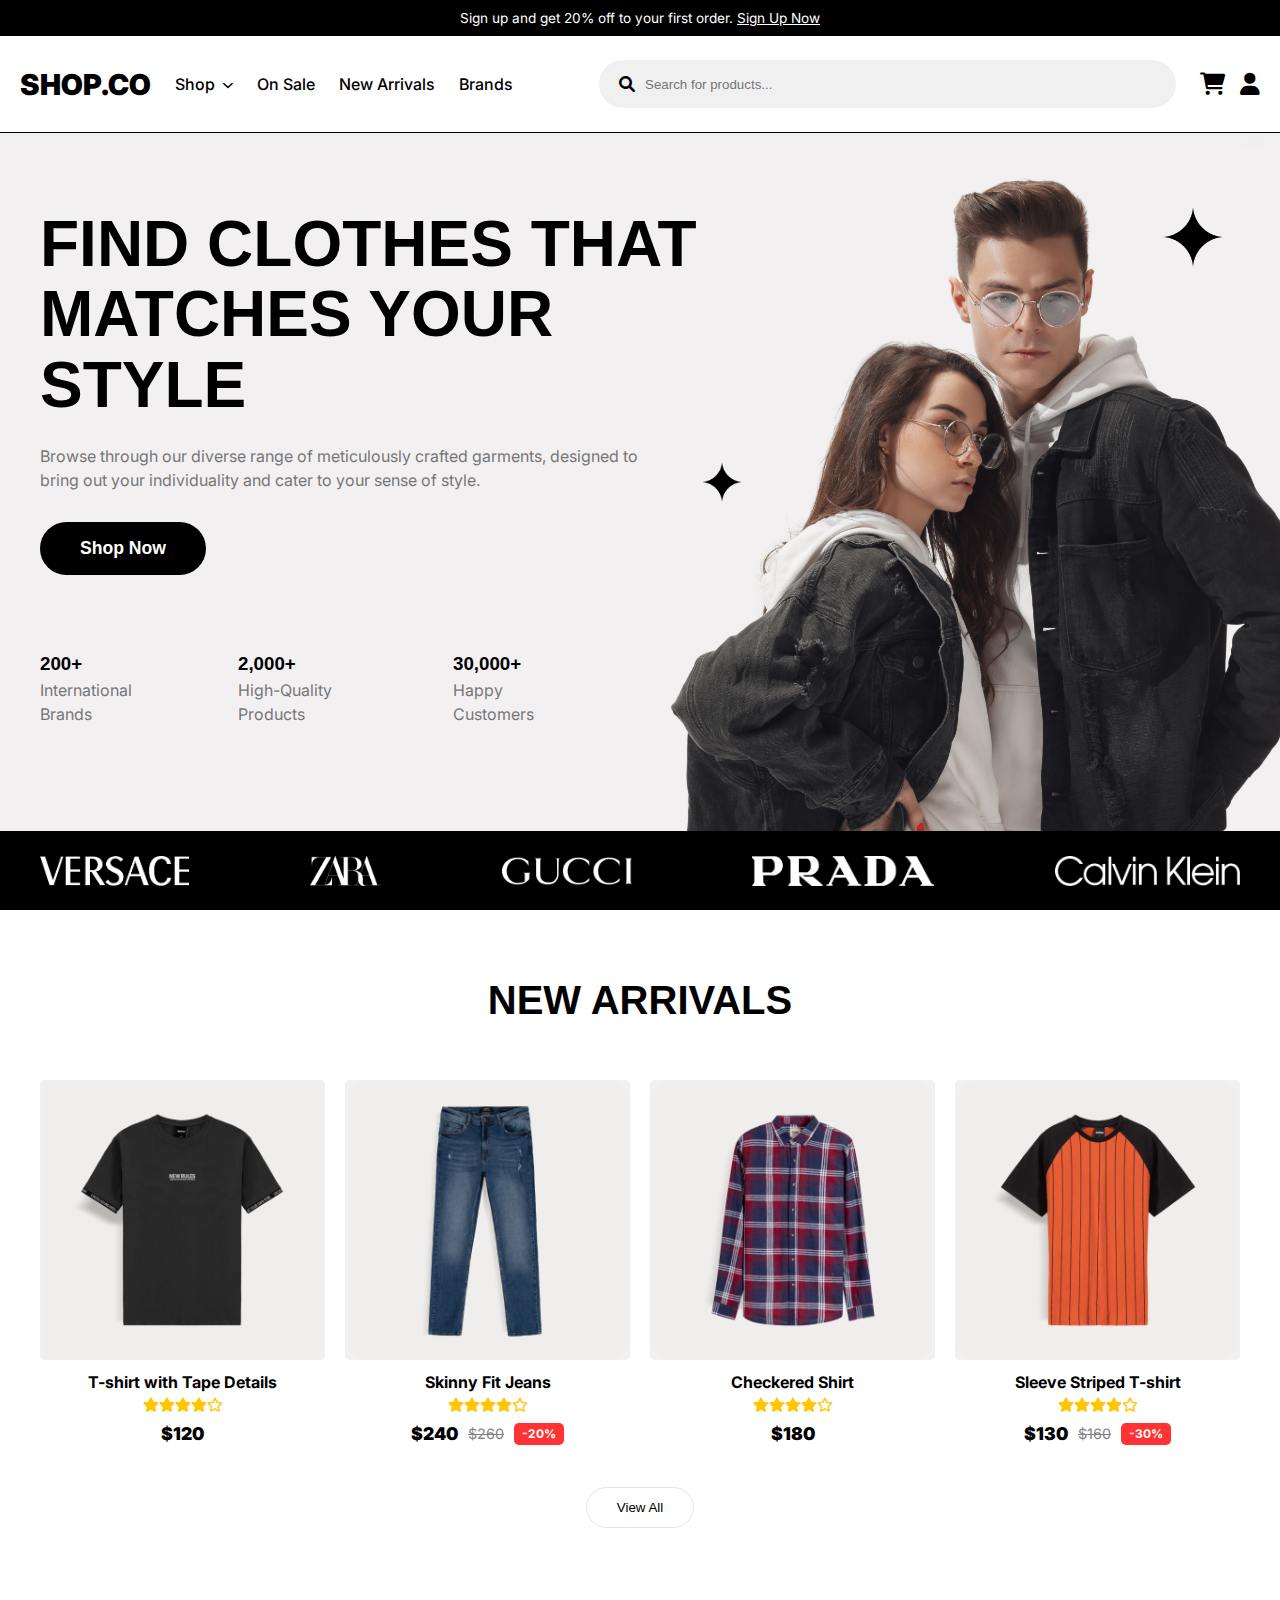
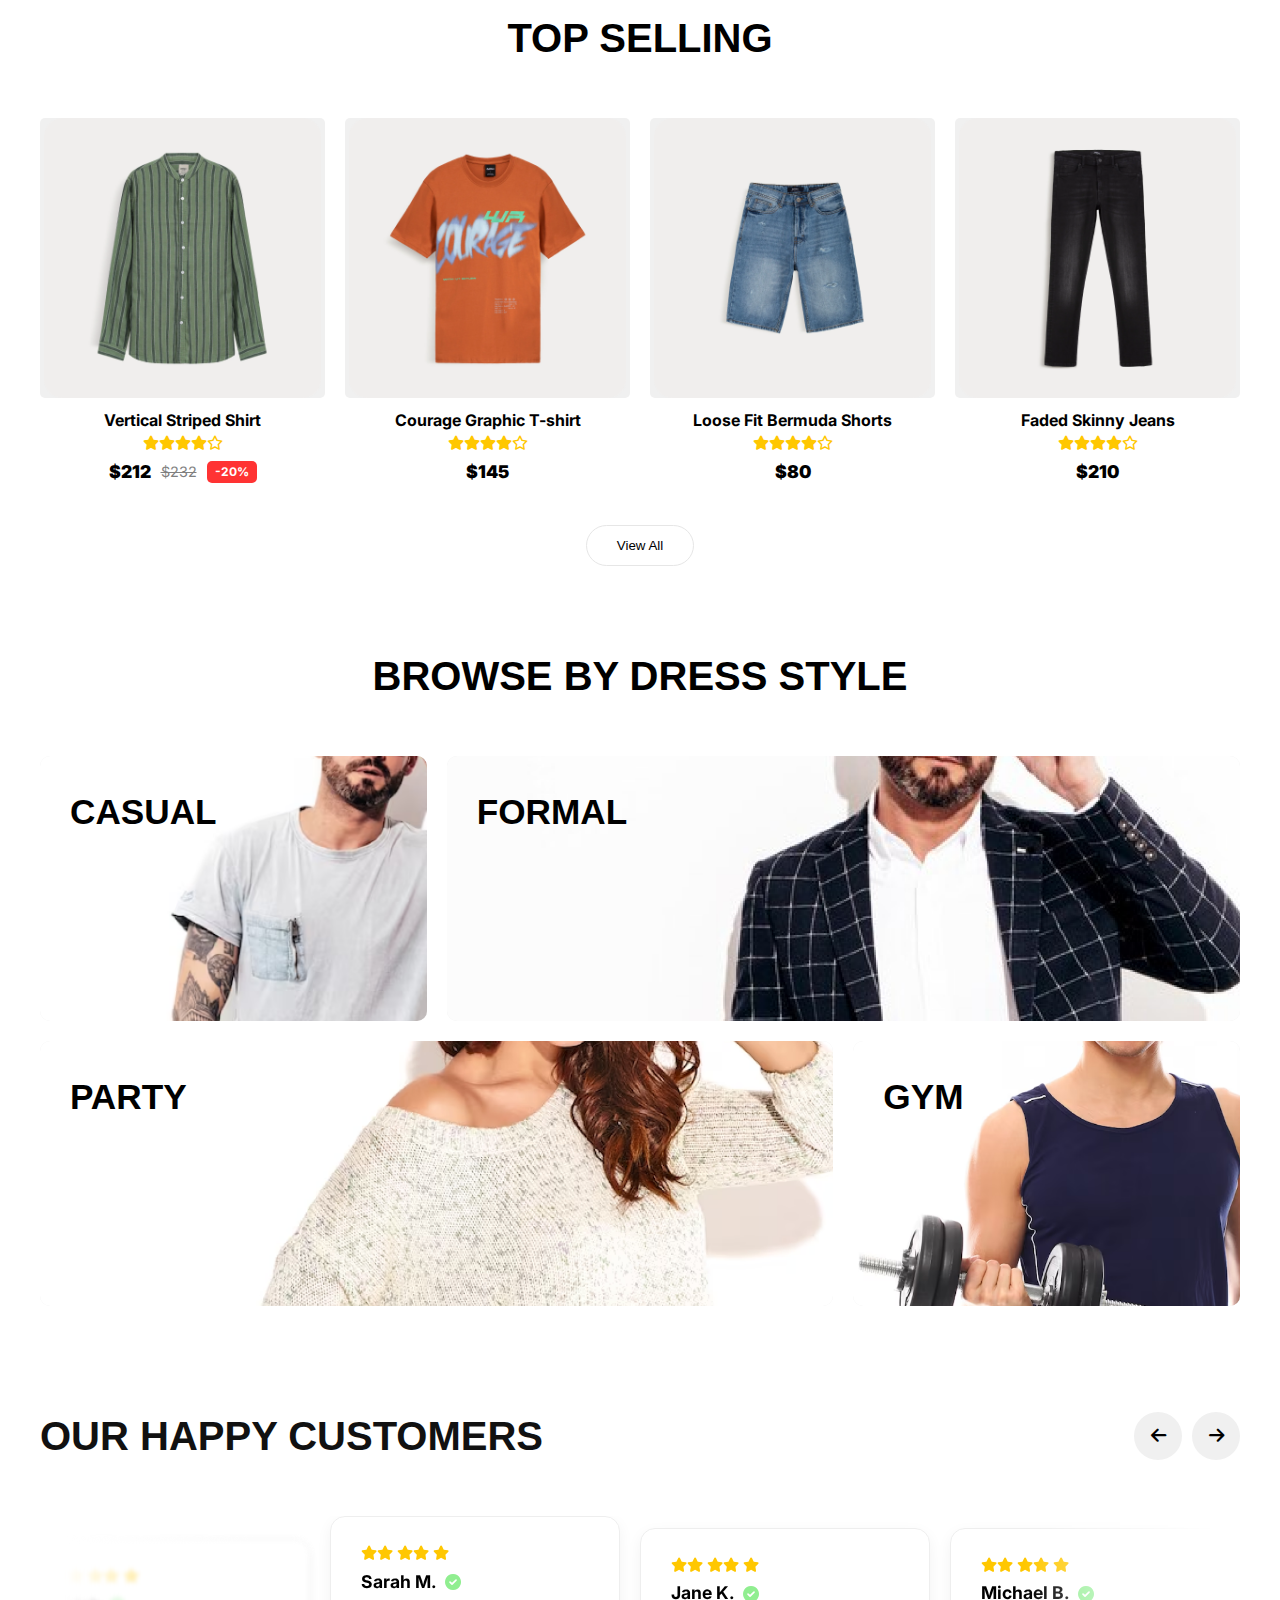
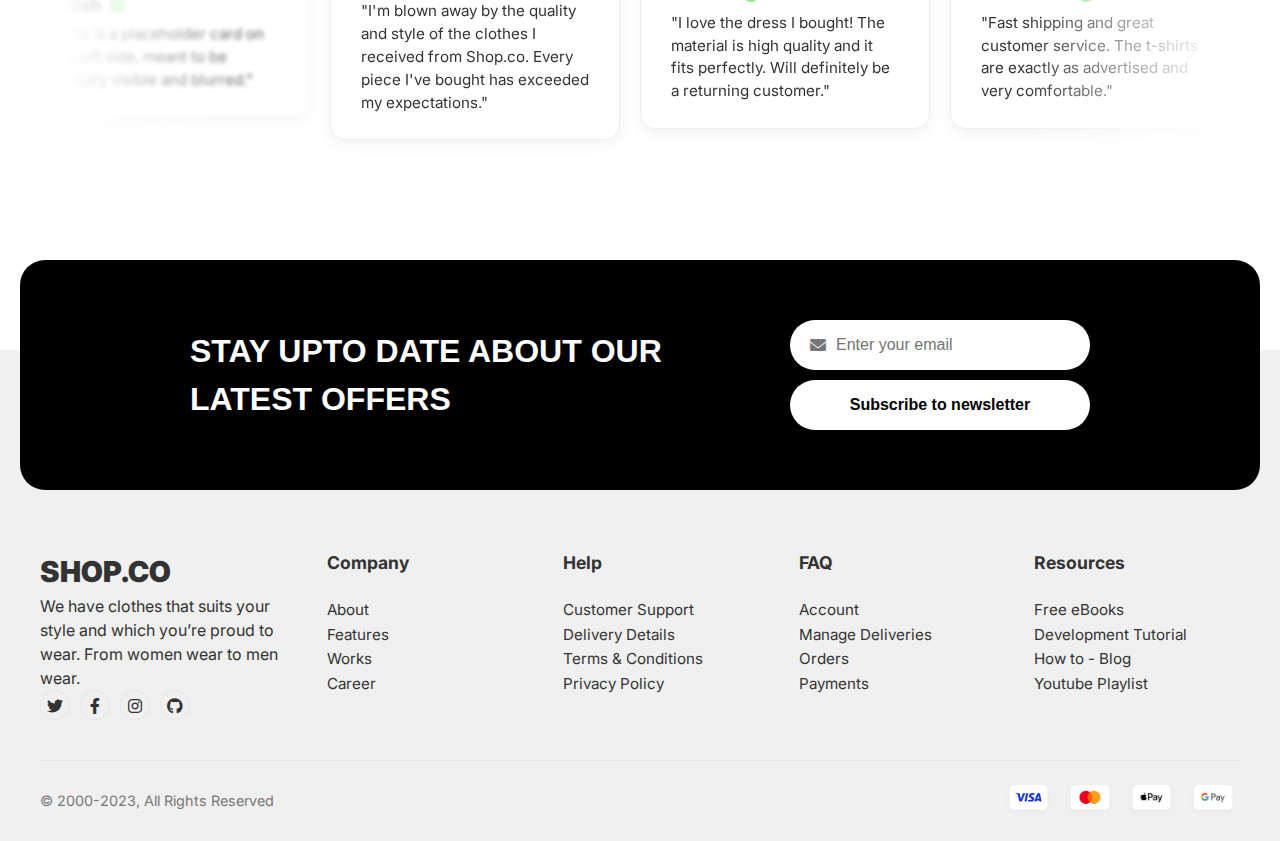
<file: index.html>
<!DOCTYPE html>
<html lang="en">
<head>
    <meta charset="UTF-8">
    <meta name="viewport" content="width=device-width, initial-scale=1.0">
    <title>SHOP.CO - Complete E-commerce Homepage</title>

    <link rel="stylesheet" href="https://cdnjs.cloudflare.com/ajax/libs/font-awesome/6.0.0-beta3/css/all.min.css">
    
    <link rel="stylesheet" href="assets/css/main.css"> 

    <link rel="preconnect" href="https://fonts.googleapis.com">
    <link rel="preconnect" href="https://fonts.gstatic.com" crossorigin>
    <link href="https://fonts.googleapis.com/css2?family=Inter:wght@400;500;700;900&display=swap" rel="stylesheet">
</head>
<body>

    <header>
        <div class="top-bar">
            <p>Sign up and get 20% off to your first order. <a href="#">Sign Up Now</a></p>
        </div>

        <nav class="main-nav container">
            <div class="logo">SHOP.CO</div>
            <ul class="nav-links">
                <li class="dropdown">
                    <span>Shop <i class="fas fa-chevron-down dropdown-arrow"></i></span>
                    
                    <ul class="dropdown-menu">
                        <li><a href="#">Women's Clothing</a></li>
                        <li><a href="#">Men's Clothing</a></li>
                        <li><a href="#">Accessories</a></li>
                        <li class="menu-divider"></li>
                        <li><a href="#">Best Sellers</a></li>
                        <li><a href="#">Clearance</a></li>
                    </ul>
                </li>
                <li><span>On Sale</span></li>
                <li><span>New Arrivals</span></li>
                <li><span>Brands</span></li>
            </ul>

            <div class="search-bar">
                <i class="fas fa-search"></i>
                <input type="text" placeholder="Search for products...">
            </div>

            <div class="nav-icons">
                <i class="fas fa-shopping-cart"></i>
                <i class="fas fa-user"></i>
                <i class="fas fa-bars menu-toggle"></i>
            </div>
        </nav>
    </header>

    <section class="hero-section">
        <div class="hero-wrapper"> 
            <img src="assets/img/star1.png" alt="Star Icon" class="hero-star star-1"> 
            <img src="assets/img/star2.png" alt="Star Icon" class="hero-star star-2">
            
            <div class="hero-content">
                <h1>FIND CLOTHES THAT MATCHES YOUR STYLE</h1>
                <p>Browse through our diverse range of meticulously crafted garments, designed to bring out your individuality and cater to your sense of style.</p>
                <button class="shop-now-btn">Shop Now</button>

                <div class="hero-stats">
                    <div>
                        <h3>200+</h3>
                        <p>International Brands</p>
                    </div>
                    <div>
                        <h3>2,000+</h3>
                        <p>High-Quality Products</p>
                    </div>
                    <div>
                        <h3>30,000+</h3>
                        <p>Happy Customers</p>
                    </div>
                </div>
            </div>
        </div> 
    </section>
    
    <section class="brand-logos">
        <div class="logo-list container">
            <img src="assets/img/verseca_logo.png" alt="Versace Logo" class="brand-logo-img">
            <img src="assets/img/zara-logo.png" alt="Zara Logo" class="brand-logo-img">
            <img src="assets/img/gucci_logo.png" alt="Gucci Logo" class="brand-logo-img">
            <img src="assets/img/prada_logo.png" alt="Prada Logo" class="brand-logo-img">
            <img src="assets/img/calvinkelin_logo.png" alt="Calvin Klein Logo" class="brand-logo-img">
        </div>
    </section>

    <section class="product-section container">
        <h2 class="section-title ">NEW ARRIVALS</h2>
        <div class="product-grid">
            <div class="product-card">
                <div class="product-image-container">
                    <img src="assets/img/tshirt.png" alt="T-shirt with Tape Details">
                </div>
                <h4>T-shirt with Tape Details</h4>
                <div class="rating">
                    <i class="fas fa-star"></i><i class="fas fa-star"></i><i class="fas fa-star"></i><i class="fas fa-star"></i><i class="far fa-star"></i>
                </div>
                <p class="price-group"><span class="price">$120</span></p>
            </div>
            <div class="product-card">
                <div class="product-image-container">
                    <img src="assets/img/fit-jeans.png" alt="Skinny Fit Jeans">
                </div>
                <h4>Skinny Fit Jeans</h4>
                <div class="rating">
                    <i class="fas fa-star"></i><i class="fas fa-star"></i><i class="fas fa-star"></i><i class="fas fa-star"></i><i class="far fa-star"></i>
                </div>
                <p class="price-group">
                    <span class="price discount">$240</span>
                    <span class="old-price">$260</span>
                    <span class="discount-badge">-20%</span>
                </p>
            </div>
            <div class="product-card">
                <div class="product-image-container">
                    <img src="assets/img/checked-shirt.png" alt="Checkered Shirt">
                </div>
                <h4>Checkered Shirt</h4>
                <div class="rating">
                    <i class="fas fa-star"></i><i class="fas fa-star"></i><i class="fas fa-star"></i><i class="fas fa-star"></i><i class="far fa-star"></i>
                </div>
                <p class="price-group"><span class="price">$180</span></p>
            </div>
            <div class="product-card">
                <div class="product-image-container">
                    <img src="assets/img/sleeve-tshirt.png" alt="Sleeve Striped T-shirt">
                </div>
                <h4>Sleeve Striped T-shirt</h4>
                <div class="rating">
                    <i class="fas fa-star"></i><i class="fas fa-star"></i><i class="fas fa-star"></i><i class="fas fa-star"></i><i class="far fa-star"></i>
                </div>
                <p class="price-group">
                    <span class="price discount">$130</span>
                    <span class="old-price">$160</span>
                    <span class="discount-badge">-30%</span>
                </p>
            </div>
        </div>
        <button class="view-all-btn">View All</button>

        <h2 class="section-title ">TOP SELLING</h2>
        <div class="product-grid">
            <div class="product-card">
                <div class="product-image-container">
                    <img src="assets/img/vertical-strippedshirt.png" alt="Vertical Striped Shirt">
                </div>
                <h4>Vertical Striped Shirt</h4>
                <div class="rating">
                    <i class="fas fa-star"></i><i class="fas fa-star"></i><i class="fas fa-star"></i><i class="fas fa-star"></i><i class="far fa-star"></i>
                </div>
                <p class="price-group">
                    <span class="price discount">$212</span>
                    <span class="old-price">$232</span>
                    <span class="discount-badge">-20%</span>
                </p>
            </div>
            <div class="product-card">
                <div class="product-image-container">
                    <img src="assets/img/courage-graphed.png" alt="Courage Graphic T-shirt">
                </div>
                <h4>Courage Graphic T-shirt</h4>
                <div class="rating">
                    <i class="fas fa-star"></i><i class="fas fa-star"></i><i class="fas fa-star"></i><i class="fas fa-star"></i><i class="far fa-star"></i>
                </div>
                <p class="price-group"><span class="price">$145</span></p>
            </div>
            <div class="product-card">
                <div class="product-image-container">
                    <img src="assets/img/loosefit.png" alt="Loose Fit Bermuda Shorts">
                </div>
                <h4>Loose Fit Bermuda Shorts</h4>
                <div class="rating">
                    <i class="fas fa-star"></i><i class="fas fa-star"></i><i class="fas fa-star"></i><i class="fas fa-star"></i><i class="far fa-star"></i>
                </div>
                <p class="price-group"><span class="price">$80</span></p>
            </div>
            <div class="product-card">
                <div class="product-image-container">
                    <img src="assets/img/faded-skinny.png" alt="Faded Skinny Jeans">
                </div>
                <h4>Faded Skinny Jeans</h4>
                <div class="rating">
                    <i class="fas fa-star"></i><i class="fas fa-star"></i><i class="fas fa-star"></i><i class="fas fa-star"></i><i class="far fa-star"></i>
                </div>
                <p class="price-group"><span class="price">$210</span></p>
            </div>
        </div>
        <button class="view-all-btn">View All</button>
    </section>

    <section class="browse-style container">
        <h2 class="section-title">BROWSE BY DRESS STYLE</h2>
        <div class="style-grid">
            <div class="style-block casual">
                <img src="assets/img/casual.png" alt="Casual Style">
                <div class="style-text"><h3>Casual</h3></div>
            </div>
            <div class="style-block formal">
                <img src="assets/img/formal.png" alt="Formal Style">
                <div class="style-text"><h3>Formal</h3></div>
            </div>
            <div class="style-block party">
                <img src="assets/img/party.png" alt="Party Style">
                <div class="style-text"><h3>Party</h3></div>
            </div>
            <div class="style-block gym">
                <img src="assets/img/gym.png" alt="Gym Style">
                <div class="style-text"><h3>Gym</h3></div>
            </div>
        </div>
    </section>

    <section class="testimonials">
        <div class="testimonials-header container">
            <h2 class="section-title">OUR HAPPY CUSTOMERS</h2>
            <div class="slider-controls">
                <button class="arrow-btn"><i class="fas fa-arrow-left"></i></button>
                <button class="arrow-btn"><i class="fas fa-arrow-right"></i></button>
            </div>
        </div>

        <div class="testimonial-slider-wrapper">
            <div class="testimonial-slider">
                
                <div class="testimonial-card">
                    <div class="rating">
                        <i class="fas fa-star"></i><i class="fas fa-star"></i>
                        <i class="fas fa-star"></i><i class="fas fa-star"></i>
                        <i class="fas fa-star"></i>
                    </div>
                    <div class="testimonial-user-info">
                        <h4>Nidah</h4>
                        <i class="fas fa-check-circle verified-icon"></i>
                    </div>
                    <p>"This is a placeholder card on the left side, meant to be partially visible and blurred."</p>
                </div>

                <div class="testimonial-card active">
                    <div class="rating">
                        <i class="fas fa-star"></i><i class="fas fa-star"></i>
                        <i class="fas fa-star"></i><i class="fas fa-star"></i>
                        <i class="fas fa-star"></i>
                    </div>
                    <div class="testimonial-user-info">
                        <h4>Sarah M.</h4>
                        <i class="fas fa-check-circle verified-icon"></i>
                    </div>
                    <p>"I'm blown away by the quality and style of the clothes I received from Shop.co. Every piece I've bought has exceeded my expectations."</p>
                </div>

                <div class="testimonial-card">
                    <div class="rating">
                        <i class="fas fa-star"></i><i class="fas fa-star"></i>
                        <i class="fas fa-star"></i><i class="fas fa-star"></i>
                        <i class="fas fa-star"></i>
                    </div>
                    <div class="testimonial-user-info">
                        <h4>Jane K.</h4>
                        <i class="fas fa-check-circle verified-icon"></i>
                    </div>
                    <p>"I love the dress I bought! The material is high quality and it fits perfectly. Will definitely be a returning customer."</p>
                </div>

                <div class="testimonial-card">
                    <div class="rating">
                        <i class="fas fa-star"></i><i class="fas fa-star"></i>
                        <i class="fas fa-star"></i><i class="fas fa-star"></i>
                        <i class="fas fa-star"></i>
                    </div>
                    <div class="testimonial-user-info">
                        <h4>Michael B.</h4>
                        <i class="fas fa-check-circle verified-icon"></i>
                    </div>
                    <p>"Fast shipping and great customer service. The t-shirts are exactly as advertised and very comfortable."</p>
                </div>

                <div class="testimonial-card">
                    <div class="rating">
                        <i class="fas fa-star"></i><i class="fas fa-star"></i>
                        <i class="fas fa-star"></i><i class="fas fa-star"></i>
                        <i class="fas fa-star"></i>
                    </div>
                    <div class="testimonial-user-info">
                        <h4>Nidah</h4>
                        <i class="fas fa-check-circle verified-icon"></i>
                    </div>
                    <p>"This is a placeholder card on the right side, meant to be partially visible and blurred."</p>
                </div>
            </div>
        </div>
    </section>

    <section class="newsletter-banner">
       
        
        <div class="container">
            <div class="newsletter-content">
                <h2>STAY UPTO DATE ABOUT OUR LATEST OFFERS</h2> 
                <div class="subscribe-form">
                    <div class="email-input-wrapper">
                         <i class="fas fa-envelope"></i>
                        <input type="email" placeholder="Enter your email">
                    </div>
                    <button>Subscribe to newsletter</button>
                </div>
            </div>
        </div>
    </section>

    <footer>
        <div class="container">
            <div class="footer-top">
                <div class="col shop-co">
                    <div class="logo">SHOP.CO</div>
                    <p>We have clothes that suits your style and which you’re proud to wear. From women wear to men wear.</p>
                    <div class="social-icons">
                        <i class="fab fa-twitter"></i>
                        <i class="fab fa-facebook-f"></i>
                        <i class="fab fa-instagram"></i>
                        <i class="fab fa-github"></i>
                    </div>
                </div>
                <div class="col">
                    <h4>Company</h4>
                    <ul>
                        <li><a href="#">About</a></li>
                        <li><a href="#">Features</a></li>
                        <li><a href="#">Works</a></li>
                        <li><a href="#">Career</a></li>
                    </ul>
                </div>
                <div class="col">
                    <h4>Help</h4>
                    <ul>
                        <li><a href="#">Customer Support</a></li>
                        <li><a href="#">Delivery Details</a></li>
                        <li><a href="#">Terms & Conditions</a></li>
                        <li><a href="#">Privacy Policy</a></li>
                    </ul>
                </div>
                <div class="col">
                    <h4>FAQ</h4>
                    <ul>
                        <li><a href="#">Account</a></li>
                        <li><a href="#">Manage Deliveries</a></li>
                        <li><a href="#">Orders</a></li>
                        <li><a href="#">Payments</a></li>
                    </ul>
                </div>
                <div class="col">
                    <h4>Resources</h4>
                    <ul>
                        <li><a href="#">Free eBooks</a></li>
                        <li><a href="#">Development Tutorial</a></li>
                        <li><a href="#">How to - Blog</a></li>
                        <li><a href="#">Youtube Playlist</a></li>
                    </ul>
                </div>
            </div>

            <div class="footer-bottom">
                <p>&copy; 2000-2023, All Rights Reserved</p>
                <div class="payment-methods">
                    <img src="assets/img/visa_logo.png" alt="Visa" class="payment-icon">
                    <img src="assets/img/paypal_logo.png" alt="PayPal" class="payment-icon">
                    <img src="assets/img/applepay.png" alt="Apple Pay" class="payment-icon">
                    <img src="assets/img/gpay_logo.png" alt="Google Pay" class="payment-icon">
                </div>
            </div>
        </div>
    </footer>

    <script src="assets/js/script.js"></script>
</body>
</html>
</file>
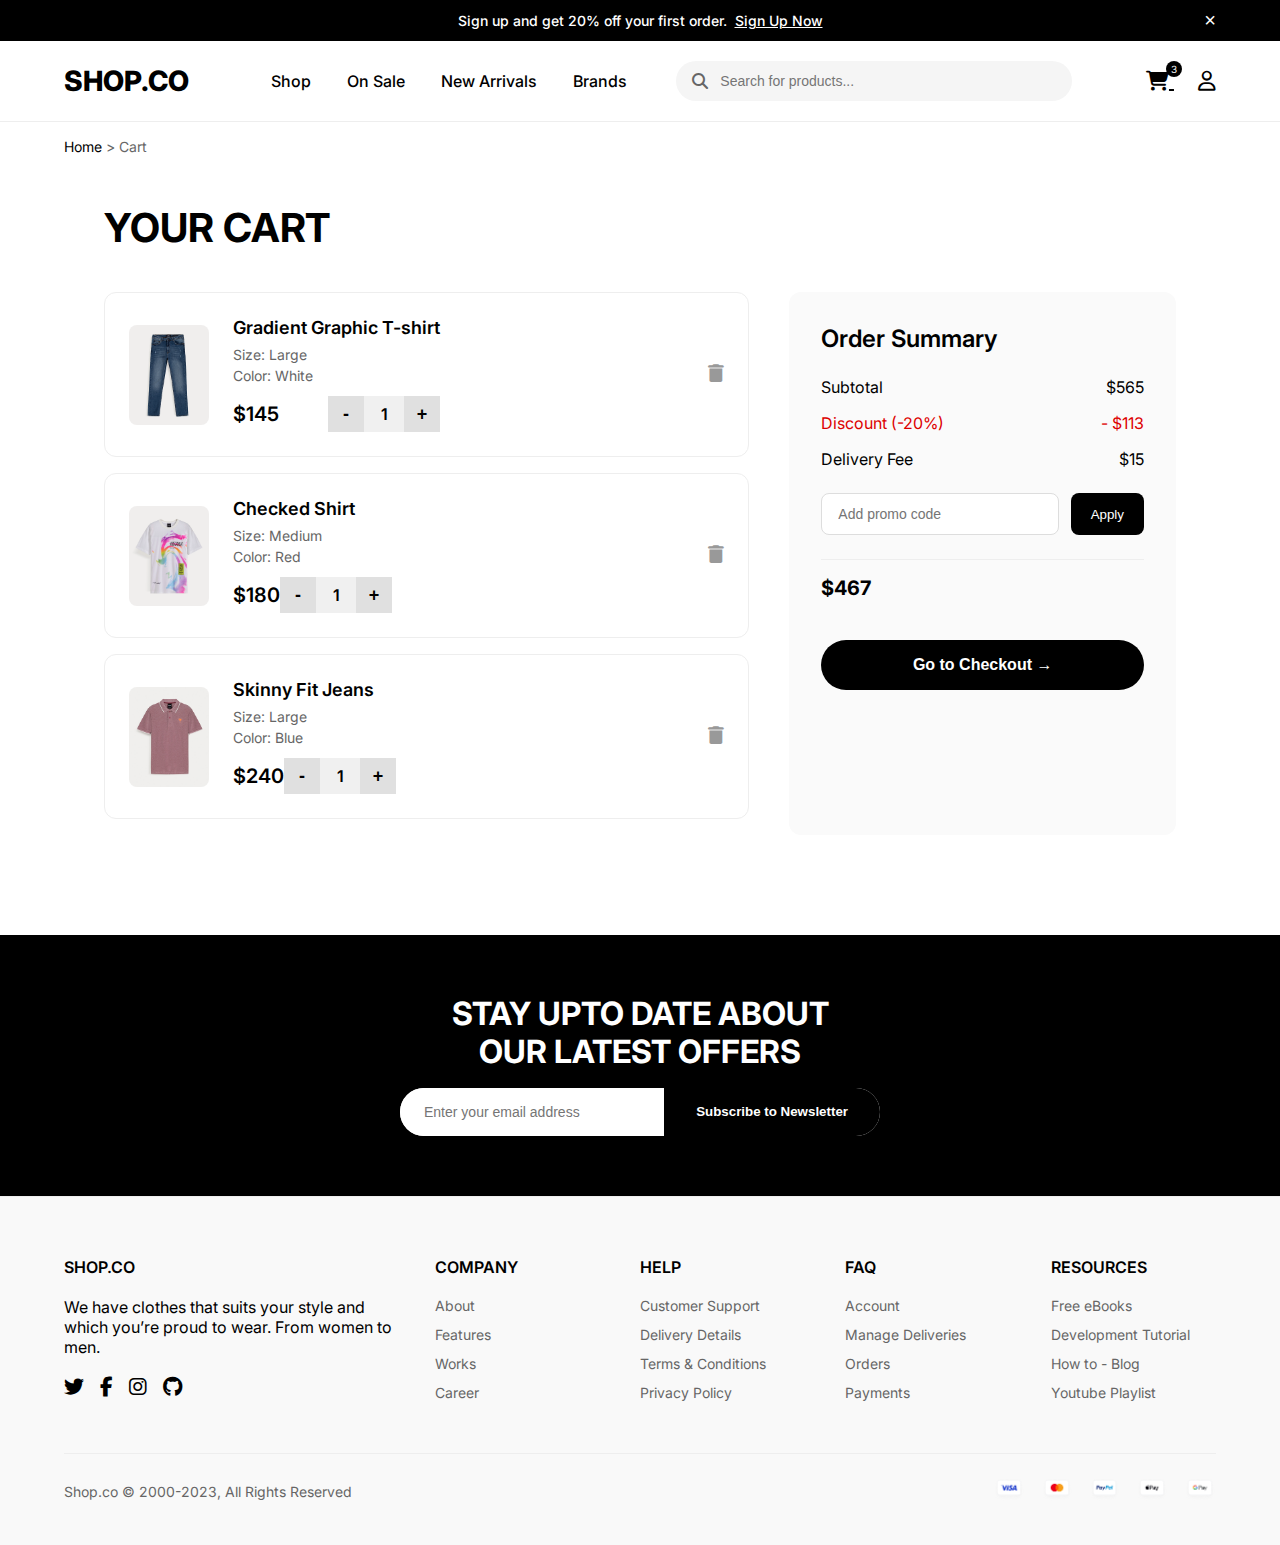
<file: cart.html>
<!DOCTYPE html>
<html lang="en">
<head>
  <meta charset="UTF-8" />
  <meta name="viewport" content="width=device-width, initial-scale=1.0"/>
  <title>Your Cart - SHOP.CO</title>
  <link rel="stylesheet" href="assets/css/styling.css" />
  <link rel="stylesheet" href="https://cdnjs.cloudflare.com/ajax/libs/font-awesome/6.5.0/css/all.min.css"/>
  <link href="https://fonts.googleapis.com/css2?family=Inter:wght@400;500;600;700;800&display=swap" rel="stylesheet"/>
</head>
<body>

  <!-- Top Banner -->
  <div class="top-banner">
    <p>Sign up and get 20% off your first order. <a href="#">Sign Up Now</a></p>
    <button class="close-banner">×</button>
  </div>

  <!-- Header -->
  <header class="header">
    <div class="logo">SHOP.CO</div>
    <nav class="nav">
      <a href="#">Shop</a>
      <a href="#">On Sale</a>
      <a href="#">New Arrivals</a>
      <a href="#">Brands</a>
    </nav>
    <div class="search">
      <i class="fas fa-search"></i>
      <input type="text" placeholder="Search for products..."/>
    </div>
    <div class="icons">
      <a href="#" class="cart">
        <i class="fas fa-shopping-cart"></i>
        <span class="badge">3</span>
      </a>
      <a href="#" class="user"><i class="far fa-user"></i></a>
    </div>
  </header>

  <!-- Breadcrumb -->
  <div class="breadcrumb">
    <a href="#">Home</a> > <span>Cart</span>
  </div>

  <!-- Main Cart -->
  <main class="main">
    <h1>YOUR CART</h1>
    <div class="cart-grid">
      <!-- Cart Items -->
      <div class="items">
        <!-- Item 1 -->
        <div class="item">
          <img src="assets/img/image 8 (1).png" alt="T-shirt">
          <div class="info">
            <h3>Gradient Graphic T-shirt</h3>
            <p>Size: Large</p>
            <p>Color: White</p>
            <div class="price-qty">
              <span class="price">$145</span>
              <div class="qty">
                <button class="btn minus">-</button>
                <span class="num">1</span>
                <button class="btn plus">+</button>
              </div>
            </div>
          </div>
          <button class="remove"><i class="fas fa-trash"></i></button>
        </div>

        <!-- Item 2 -->
        <div class="item">
          <img src="assets/img/image 8.png" alt="Shirt">
          <div class="info">
            <h3>Checked Shirt</h3>
            <p>Size: Medium</p>
            <p>Color: Red</p>
            <div class="price-qty">
              <span class="price">$180</span>
              <div class="qty">
                <button class="btn minus">-</button>
                <span class="num">1</span>
                <button class="btn plus">+</button>
              </div>
            </div>
          </div>
          <button class="remove"><i class="fas fa-trash"></i></button>
        </div>

        <!-- Item 3 -->
        <div class="item">
          <img src="assets/img/image 9.png" alt="Jeans">
          <div class="info">
            <h3>Skinny Fit Jeans</h3>
            <p>Size: Large</p>
            <p>Color: Blue</p>
            <div class="price-qty">
              <span class="price">$240</span>
              <div class="qty">
                <button class="btn minus">-</button>
                <span class="num">1</span>
                <button class="btn plus">+</button>
              </div>
            </div>
          </div>
          <button class="remove"><i class="fas fa-trash"></i></button>
        </div>
      </div>

      <!-- Order Summary -->
      <div class="summary">
        <h2>Order Summary</h2>
        <div class="row">
          <span>Subtotal</span>
          <span class="subtotal">$565</span>
        </div>
        <div class="row discount">
          <span>Discount (-20%)</span>
          <span class="disc">- $113</span>
        </div>
        <div class="row">
          <span>Delivery Fee</span>
          <span>$15</span>
        </div>
        <div class="promo">
          <input type="text" placeholder="Add promo code"/>
          <button class="apply">Apply</button>
        </div>
        <div class="row total">
          <span>Total</span>
          <span class="total">$467</span>
        </div>
        <button class="checkout">Go to Checkout →</button>
      </div>
    </div>
  </main>

  <!-- Newsletter -->
  <section class="newsletter">
    <h3>STAY UPTO DATE ABOUT<br>OUR LATEST OFFERS</h3>
    <div class="form">
      <input type="email" placeholder="Enter your email address"/>
      <button>Subscribe to Newsletter</button>
    </div>
  </section>

  <!-- Footer -->
  <footer class="footer">
    <div class="grid">
      <div class="col logo-col">
        <h4>SHOP.CO</h4>
        <p>We have clothes that suits your style and which you’re proud to wear. From women to men.</p>
        <div class="social">
          <i class="fab fa-twitter"></i>
          <i class="fab fa-facebook-f"></i>
          <i class="fab fa-instagram"></i>
          <i class="fab fa-github"></i>
        </div>
      </div>
      <div class="col">
        <h4>COMPANY</h4>
        <a href="#">About</a>
        <a href="#">Features</a>
        <a href="#">Works</a>
        <a href="#">Career</a>
      </div>
      <div class="col">
        <h4>HELP</h4>
        <a href="#">Customer Support</a>
        <a href="#">Delivery Details</a>
        <a href="#">Terms & Conditions</a>
        <a href="#">Privacy Policy</a>
      </div>
      <div class="col">
        <h4>FAQ</h4>
        <a href="#">Account</a>
        <a href="#">Manage Deliveries</a>
        <a href="#">Orders</a>
        <a href="#">Payments</a>
      </div>
      <div class="col">
        <h4>RESOURCES</h4>
        <a href="#">Free eBooks</a>
        <a href="#">Development Tutorial</a>
        <a href="#">How to - Blog</a>
        <a href="#">Youtube Playlist</a>
      </div>
    </div>
    <div class="bottom">
      <p>Shop.co © 2000-2023, All Rights Reserved</p>
      <div class="payments">
        <img src="assets/img/Badge.png" alt="Visa">
        <img src="assets/img/Badge (1).png" alt="Mastercard">
        <img src="assets/img/Badge (2).png" alt="Paypal">
        <img src="assets/img/ipay.png" alt="Apple Pay">
        <img src="assets/img/Badge (3).png" alt="Google Pay">
      </div>
    </div>
  </footer>

  <script src="assets/js/cart.js"></script>
</body>
</html>
</file>
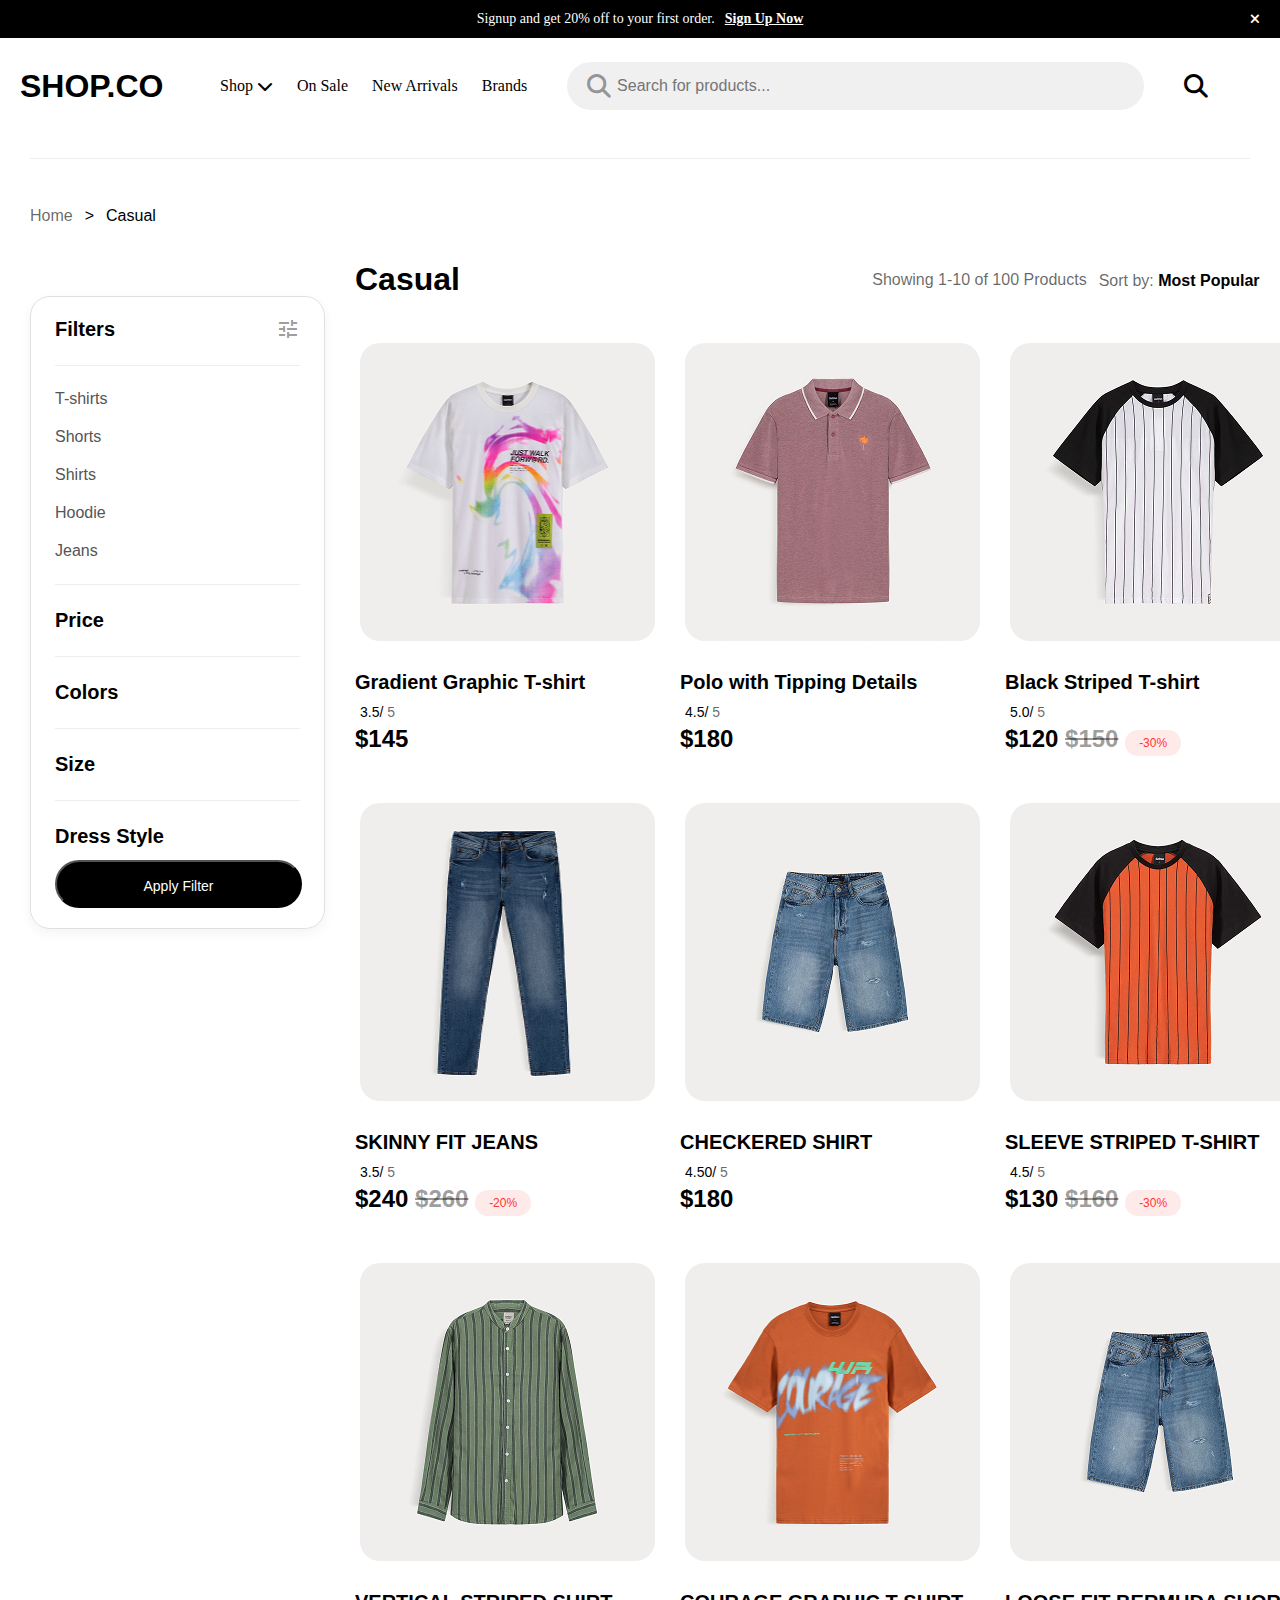
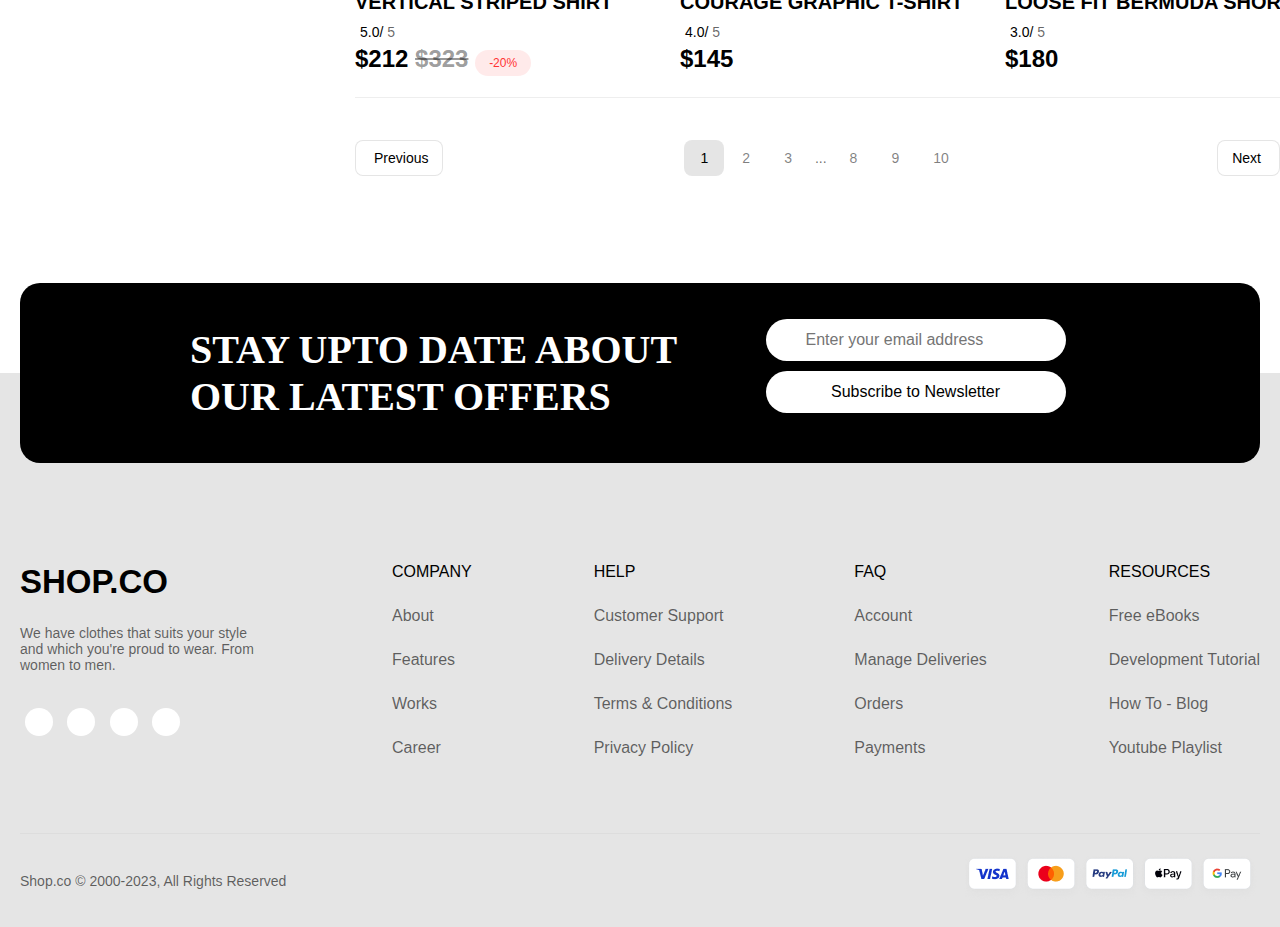
<file: category.html>
<!DOCTYPE html>
<html lang="en">
<head>
    <meta charset="UTF-8">
    <meta name="viewport" content="width=device-width, initial-scale=1.0">
    <title>Category</title>
    <link rel="stylesheet" href="assets/css/styles.css"/>
    <link rel="stylesheet" href="https://cdnjs.cloudflare.com/ajax/libs/font-awesome/6.5.0/css/all.min.css"/>
   <link rel='stylesheet' href='https://cdn-uicons.flaticon.com/3.0.0/uicons-brands/css/uicons-brands.css'>
    <link rel='stylesheet' href='https://cdn-uicons.flaticon.com/3.0.0/uicons-regular-straight/css/uicons-regular-straight.css'>
    <link rel='stylesheet' href='https://cdn-uicons.flaticon.com/3.0.0/uicons-regular-rounded/css/uicons-regular-rounded.css'>
    <link rel='stylesheet' href='https://cdn-uicons.flaticon.com/3.0.0/uicons-thin-straight/css/uicons-thin-straight.css'>
    <link rel='stylesheet' href='https://cdn-uicons.flaticon.com/3.0.0/uicons-solid-straight/css/uicons-solid-straight.css'>
    <link rel="stylesheet" href="https://api.fontshare.com/v2/css?f[]=satoshi@1,900,700,500,300,400&display=swap" />
    <link rel="stylesheet" href="https://fonts.googleapis.com/css2?family=Material+Symbols+Outlined:opsz,wght,FILL,GRAD@20..48,100..700,0..1,-50..200&icon_names=tune" />
</head>
<body>
    <!-- .............Header.......... -->
        <header class="header">
            <div class="header__top" id="promo-banner">
                <p class="discount__label">Signup and get 20% off to your first order.</p>
                <a href="signup.html">Sign Up Now</a>
                <button class="close-btn" id="close-banner-btn" aria-label="Close banner">
                <i class="fas fa-times"></i>
            </button>
                </div>
                

            <nav class="navbar-container">
            <div class="navbar-content">

                <button class="menu-toggle-btn" id="menu-toggle-btn" aria-label="Open Menu">
            <i class="fas fa-bars"></i>
            
        </button>

                <a href="index.html" class="logo">SHOP.CO</a>

                <ul class="nav-links">
                    <li><a href="#">Shop <i class="fas fa-chevron-down nav-arrow"></i></a></li>
                    <li><a href="#">On Sale</a></li>
                    <li><a href="#">New Arrivals</a></li>
                    <li><a href="#">Brands</a></li>
                </ul>

                <div class="search-bar" id="desktop-search-bar">
                    <input type="text" placeholder="Search for products...">
                    <i class="fas fa-search search-icon"></i>
                </div>

                <div class="nav-icons">
                    <a href="#" class="icon-link mobile-search-icon-link" id="mobile-search-icon">
                <i class="fas fa-search"></i>
            </a>
                    <a href="#" class="icon-link"><i class="fi fi-rs-shopping-cart"></i></a>
                    <a href="#" class="icon-link"><i class="fi fi-rr-circle-user"></i></a>
                </div>
            </div>
        </nav>
            </header>

            <!-- .........MAIN.......... -->
            <main class="main">
                <!-- ......spacer....... -->
                <hr>
                <!-- ......BREADCRUMB...... -->
        <section class="breadcrumb">
            <ul class="breadcrumb__list container">
                <li> <a href="index.html" class="breadcrumb__link">Home</a></li>
                <li><span class="breadcrumb__link">></span></li>
                <li><span class="breadcrumb__link">Casual</span></li>
            </ul>
        </section>

        <section class="category__page">
            <!-- .........Filter__BOX.......... -->
    <aside class="filter__box">
        
        <div class="filter__header" id="filter-header-desktop">
            <h2 class="filter"> Filters   </h2>
            <span class="material-symbols-outlined filter-icon-desktop" >tune</span>
            <button class="close-btn" id="close-filter-btn" aria-label="Close filter">
                <i class="fas fa-times"></i>
            </button>

        </div>

        <hr>
        <div class="filter__section category-filters">
            <ul class="filter__list">
                <li><a href="#" class="filter__option">T-shirts <i class="fi fi-rs-angle-right"></i> </a></li>
                <li><a href="#" class="filter__option">Shorts <i class="fi fi-rs-angle-right"></i> </a></li>
                <li><a href="#" class="filter__option">Shirts <i class="fi fi-rs-angle-right"></i> </a></li>
                <li><a href="#" class="filter__option">Hoodie <i class="fi fi-rs-angle-right"></i> </a></li>
                <li><a href="#" class="filter__option">Jeans <i class="fi fi-rs-angle-right"></i> </a></li>
            </ul>
        </div>

        <hr>

        <div class="filter__section price-filter">
            <h3 class="filter__title price-header " id="price-header-toggle">
                Price
                <i class="fi fi-ts-angle-small-down"></i>
            </h3>
            <div class="collapsible-content collapsed" id="price-options-panel">
            <div class="price__range">
                <input type="range" class="price__slider" min="50" max="300" value="150">
            </div>
            <div class="price__values">
                <span class="price__min">$50</span>
                <span class="price__max">$300</span>
            </div>
        </div>
        </div>
    

        <hr>
        <div class="filter__section color-filter">
            <h3 class="filter__title color-header" id="color-header-toggle">Colors
                <i class="fi fi-ts-angle-small-down"></i>
            </h3>
                <div class="color__options collapsible-content collapsed" id="color-options-panel">
    
                <span class="color__name" style="background-color: red;">
                    <i class="fa-solid fa-check"></i>
                    </span>
                
                <span class="color__name" style="background-color: green;">
                    <i class="fa-solid fa-check"></i>
                </span>

                <span class="color__name" style="background-color: yellow;">
                    <i class="fa-solid fa-check "></i>
                     </span>
                
                <span class="color__name" style="background-color: orange;">
                    <i class="fa-solid fa-check"></i>
                    </span>
               
                <span class="color__name" style="background-color: lightblue;">
                    <i class="fa-solid fa-check"></i>
                     </span>
               
                <span class="color__name selected" style="background-color: darkblue;">
                    <i class="fa-solid fa-check"></i>
                     </span>
                
                <span class="color__name" style="background-color: purple;">
                    <i class="fa-solid fa-check"></i>
                    </span>
                
                <span class="color__name" style="background-color: pink;">
                    <i class="fa-solid fa-check"></i>
                     </span>
             
                <span class="color__name" style="background-color: white;">
                    <i class="fa-solid fa-check"></i>
                     </span>
               
                <span class="color__name" style="background-color: black;">
                    <i class="fa-solid fa-check "></i>
                    </span>
                
                </div>
        </div>

        <hr>
        <div class="filter__section size-filter">
    <h3 class="filter__title size-header " id="size-header-toggle">Size
        <i class="fi fi-ts-angle-small-down"></i>
    </h3>
    <div class="size__options collapsible-content collapsed" id="size-options-panel">
        <a href="#" class="size__btn">XX-Small</a>
        <a href="#" class="size__btn">X-Small</a>
        <a href="#" class="size__btn">Small</a>
        <a href="#" class="size__btn">Medium</a>
        <a href="#" class="size__btn selected">Large</a>
        <a href="#" class="size__btn">X-Large</a>
        <a href="#" class="size__btn">XX-Large</a>
        <a href="#" class="size__btn">3X-Large</a>
        <a href="#" class="size__btn">4X-Large</a>
    </div>
</div>

        <hr> 
        <div class="filter__section style-filter">
            <h3 class="filter__title dress-header" id="style-header-toggle">Dress Style
                <i class="fi fi-ts-angle-small-down"></i>
            </h3>
            <div class="filter__list collapsible-content collapsed" id="style-options-panel">
            <ul class="filter__list" >
                <li><a href="#" class="filter__option">Casual <i class="fi fi-rs-angle-right"></i></a></li>
                <li><a href="#" class="filter__option">Formal <i class="fi fi-rs-angle-right"></i></a></li>
                <li><a href="#" class="filter__option">Party <i class="fi fi-rs-angle-right"></i></a></li>
                <li><a href="#" class="filter__option">Gym <i class="fi fi-rs-angle-right"></i></a></li>
            </ul>
        </div>
        </div>

        <button class="apply__filter-btn" type="submit">Apply Filter</button>
    </aside>

    <!-- ........Category_product_details........... -->
    <main class="product__main-content">

    <header class="product__grid-header">
        <h2 class="category__title">Casual</h2>

        <div class="sort__info">
            <span class="product__count">Showing 1-10 of 100 Products</span>
            <span class="product__sort">
                Sort by:
                <a href="#" class="sort__link">Most Popular <i class="fi fi-ts-angle-small-down"></i></a>
            </span>
            <button id="open-filter-btn" class="open-filter-btn" aria-label="Open Filters">
                <i class="fas fa-sliders-h"></i> 
            </button>
        </div>
    </header>


    <div class="product__card">
    <div class="product__item">
        <div class="product__banner">
            <a href="#" class="product__images">
                <img src="assets/img/image 8.png" alt="Gradient Graphic T-shirt" class="product__img">
            </a>
            </div>

        <div class="product__content">

        <a href="#" class="product__title-link">
                <h3 class="product__title">Gradient Graphic T-shirt</h3>
        </a>

            <div class="product__rating-wrapper">
                <span class="star-rating">
                    <i class="fi fi-ss-star"></i>
                    <i class="fi fi-ss-star"></i>
                    <i class="fi fi-ss-star"></i>
                    <i class="fi fi-ts-star-sharp-half-stroke"></i>
                </span>
                <span class="rating__value">3.5/
                    <span class="rating__max-value">5</span>
            </div>
            <div class="products__price">
                <span class="new__price">$145</span>
                </div>
            </div>
        </div>

        <div class="product__item">
        <div class="product__banner">
            <a href="#" class="product__images">
                <img src="assets/img/image 9.png" alt="Polo with Tipping Details" class="product__img">
            </a>
            </div>

        <div class="product__content">

        <a href="#" class="product__title-link">
                <h3 class="product__title">Polo with Tipping Details</h3>
        </a>

            <div class="product__rating-wrapper">
                <span class="star-rating">
                    <i class="fi fi-ss-star"></i>
                    <i class="fi fi-ss-star"></i>
                    <i class="fi fi-ss-star"></i>
                    <i class="fi fi-ss-star"></i>
                    <i class="fi fi-ts-star-sharp-half-stroke"></i>

                </span>
                <span class="rating__value">4.5/
                    <span class="rating__max-value">5</span>
            </div>
            <div class="products__price">
                <span class="new__price">$180</span>
                </div>
            </div>
        </div>

        <div class="product__item">
        <div class="product__banner">
            <a href="#" class="product__images">
                <img src="assets/img/image 10.png" alt="Black Striped T-shirt" class="product__img">
            </a>
            </div>

        <div class="product__content">

        <a href="#" class="product__title-link">
                <h3 class="product__title">Black Striped T-shirt</h3>
        </a>

            <div class="product__rating-wrapper">
                <span class="star-rating">
                    <i class="fi fi-ss-star"></i>
                    <i class="fi fi-ss-star"></i>
                    <i class="fi fi-ss-star"></i>
                    <i class="fi fi-ss-star"></i>
                    <i class="fi fi-ss-star"></i>
                </span>
                <span class="rating__value">5.0/
                    <span class="rating__max-value">5</span>
            </div>
            <div class="products__price">
                <span class="new__price">$120</span>
                <span class="old__price">$150</span>
                <span class="discount__price">-30%</span>
                </div>
            </div>
        </div>

         <div class="product__item">
        <div class="product__banner">
            <a href="#" class="product__images">
                <img src="assets/img/image 8 (1).png" alt="SKINNY FIT JEANS" class="product__img">
            </a>
            </div>

        <div class="product__content">

        <a href="#" class="product__title-link">
                <h3 class="product__title">SKINNY FIT JEANS</h3>
        </a>

            <div class="product__rating-wrapper">
                <span class="star-rating">
                    <i class="fi fi-ss-star"></i>
                    <i class="fi fi-ss-star"></i>
                    <i class="fi fi-ss-star"></i>
                    <i class="fi fi-ts-star-sharp-half-stroke"></i>
                </span>
                <span class="rating__value">3.5/
                    <span class="rating__max-value">5</span>
            </div>
            <div class="products__price">
                <span class="new__price">$240</span>
                <span class="old__price">$260</span>
                <span class="discount__price">-20%</span>
                </div>
            </div>
        </div>

        <div class="product__item">
        <div class="product__banner">
            <a href="#" class="product__images">
                <img src="assets/img/image 9 (2).png" alt="CHECKERED SHIRT" class="product__img">
            </a>
            </div>

        <div class="product__content">

        <a href="#" class="product__title-link">
                <h3 class="product__title">CHECKERED SHIRT</h3>
        </a>

            <div class="product__rating-wrapper">
                <span class="star-rating">
                    <i class="fi fi-ss-star"></i>
                    <i class="fi fi-ss-star"></i>
                    <i class="fi fi-ss-star"></i>
                    <i class="fi fi-ss-star"></i>
                    <i class="fi fi-ts-star-sharp-half-stroke"></i>
                </span>
                <span class="rating__value">4.50/
                    <span class="rating__max-value">5</span>
            </div>
            <div class="products__price">
                <span class="new__price">$180</span>
                </div>
            </div>
        </div>

        <div class="product__item">
        <div class="product__banner">
            <a href="#" class="product__images">
                <img src="assets/img/image 10 (1).png" alt="SLEEVE STRIPED T-SHIRT" class="product__img">
            </a>
            </div>

        <div class="product__content">

        <a href="#" class="product__title-link">
                <h3 class="product__title">SLEEVE STRIPED T-SHIRT</h3>
        </a>

            <div class="product__rating-wrapper">
                <span class="star-rating">
                    <i class="fi fi-ss-star"></i>
                    <i class="fi fi-ss-star"></i>
                    <i class="fi fi-ss-star"></i>
                    <i class="fi fi-ss-star"></i>
                    <i class="fi fi-ts-star-sharp-half-stroke"></i>
                </span>
                <span class="rating__value">4.5/
                    <span class="rating__max-value">5</span>
            </div>
            <div class="products__price">
                <span class="new__price">$130</span>
                <span class="old__price">$160</span>
                <span class="discount__price">-30%</span>
                </div>
            </div>
       
        </div>

            <div class="product__item">
        <div class="product__banner">
            <a href="#" class="product__images">
                <img src="assets/img/image 10(2).png" alt="VERTICAL STRIPED SHIRT" class="product__img">
            </a>
            </div>

        <div class="product__content">

        <a href="#" class="product__title-link">
                <h3 class="product__title">VERTICAL STRIPED SHIRT</h3>
        </a>

            <div class="product__rating-wrapper">
                <span class="star-rating">
                    <i class="fi fi-ss-star"></i>
                    <i class="fi fi-ss-star"></i>
                    <i class="fi fi-ss-star"></i>
                    <i class="fi fi-ss-star"></i>
                    <i class="fi fi-ss-star"></i>
                </span>
                <span class="rating__value">5.0/
                    <span class="rating__max-value">5</span>
            </div>
           <div class="products__price">
                <span class="new__price">$212</span>
                <span class="old__price">$323</span>
                <span class="discount__price">-20%</span>
                </div>
            </div>
        </div>

        <div class="product__item">
        <div class="product__banner">
            <a href="#" class="product__images">
                <img src="assets/img/image 8 (2).png" alt="COURAGE GRAPHIC T-SHIRT" class="product__img">
            </a>
            </div>

        <div class="product__content">

        <a href="#" class="product__title-link">
                <h3 class="product__title">COURAGE GRAPHIC T-SHIRT</h3>
        </a>

            <div class="product__rating-wrapper">
                <span class="star-rating">
                    <i class="fi fi-ss-star"></i>
                    <i class="fi fi-ss-star"></i>
                    <i class="fi fi-ss-star"></i>
                    <i class="fi fi-ss-star"></i>
                </span>
                <span class="rating__value">4.0/
                    <span class="rating__max-value">5</span>
            </div>
            <div class="products__price">
                <span class="new__price">$145</span>
                </div>
            </div>
        </div>

        <div class="product__item">
        <div class="product__banner">
            <a href="#" class="product__images">
                <img src="assets/img/image 9 (2).png" alt="LOOSE FIT BERMUDA SHORTS" class="product__img">
            </a>
            </div>

        <div class="product__content">

        <a href="#" class="product__title-link">
                <h3 class="product__title">LOOSE FIT BERMUDA SHORTS</h3>
        </a>

            <div class="product__rating-wrapper">
                <span class="star-rating">
                    <i class="fi fi-ss-star"></i>
                    <i class="fi fi-ss-star"></i>
                    <i class="fi fi-ss-star"></i>

                </span>
                <span class="rating__value">3.0/
                    <span class="rating__max-value">5</span>
            </div>
            <div class="products__price">
                <span class="new__price">$180</span>
                </div>
            </div>
        </div>

        </div>

<hr >
    <div class="pagination__container">
    <ul class="pagination__main-group"> 
        
        <li class="pagination__item prev-group">
            <a href="#" class="pagination__link prev-link">
              <i class="fi fi-rr-arrow-small-left"></i>Previous
            </a>
        </li>

        <li class="pagination__item number-block">
            <div class="pagination__numbers-inner"> 
                <a href="#" class="pagination__link active">1</a>
                <a href="#" class="pagination__link">2</a>
                <a href="#" class="pagination__link">3</a>
                <a href="#" class="pagination__link dots">...</a>
                <a href="#" class="pagination__link">8</a>
                <a href="#" class="pagination__link">9</a>
                <a href="#" class="pagination__link">10</a>
            </div>
        </li>

        <li class="pagination__item next-group">
            <a href="#" class="pagination__link next-link">
                Next <i class="fi fi-rr-arrow-small-right"></i>
            </a>
        </li>
    </ul>
</div>

</main>
    </section>
 </main>

 <!-- .........Footer........ -->
  <div class="newsletter-banner">
        <div class="banner-content">
            <h2 class="banner-text">STAY UPTO DATE ABOUT OUR LATEST OFFERS</h2>
            <div class="subscribe-form">
                <div class="input-wrapper">
            <i class="fi fi-ts-envelope envelope-icon"></i>
            <input type="email" placeholder="Enter your email address">
        </div>
                <button type="submit">Subscribe to Newsletter</button>
            </div>
        </div>
    </div>
  <footer class="main-footer">
    <div class="footer-content">
        <div class="footer-col footer-branding">
            <h3>SHOP.CO</h3>
            <p>We have clothes that suits your style and which you're proud to wear. From women to men.</p>
            <div class="social-links">
                <a href="#"> <i class="fi fi-brands-twitter"></i> </a>
                 <a href="#"> <i class="fi fi-brands-facebook"></i> </a>
                  <a href="#"> <i class="fi fi-brands-instagram"></i> </a> 
                  <a href="#"> <i class="fi fi-brands-github"></i> </a> 
            </div>
        </div>
        
        <div class="footer-col">
            <h4>COMPANY</h4>
            <ul>
                <li><a href="#">About</a></li>
                <li><a href="#">Features</a></li>
                <li><a href="#">Works</a></li>
                <li><a href="#">Career</a></li>
            </ul>
        </div>
        <div class="footer-col">
            <h4>HELP</h4>
            <ul>
                <li><a href="#">Customer Support</a></li>
                <li><a href="#">Delivery Details</a></li>
                <li><a href="#">Terms & Conditions</a></li>
                <li><a href="#">Privacy Policy</a></li>
            </ul>
        </div>
        <div class="footer-col">
            <h4>FAQ</h4>
            <ul>
                <li><a href="#">Account</a></li>
                <li><a href="#">Manage Deliveries</a></li>
                <li><a href="#">Orders</a></li>
                <li><a href="#">Payments</a></li>
            </ul>
        </div>
        <div class="footer-col">
            <h4>RESOURCES</h4>
            <ul>
                <li><a href="#">Free eBooks</a></li>
                <li><a href="#">Development Tutorial</a></li>
                <li><a href="#">How To - Blog</a></li>
                <li><a href="#">Youtube Playlist</a></li>
            </ul>
        </div>
    </div>
    
    <div class="footer-bottom">
        <p>Shop.co © 2000-2023, All Rights Reserved</p>
        <div class="payment-methods">
            <img src="assets/img/paymentmethods.png" alt="Payment Methods">
            </div>
    </div>
    
</footer>



 <!-- MAIN JS -->
  <script src="assets/js/basics.js"></script>
        </body>
</html>
</file>
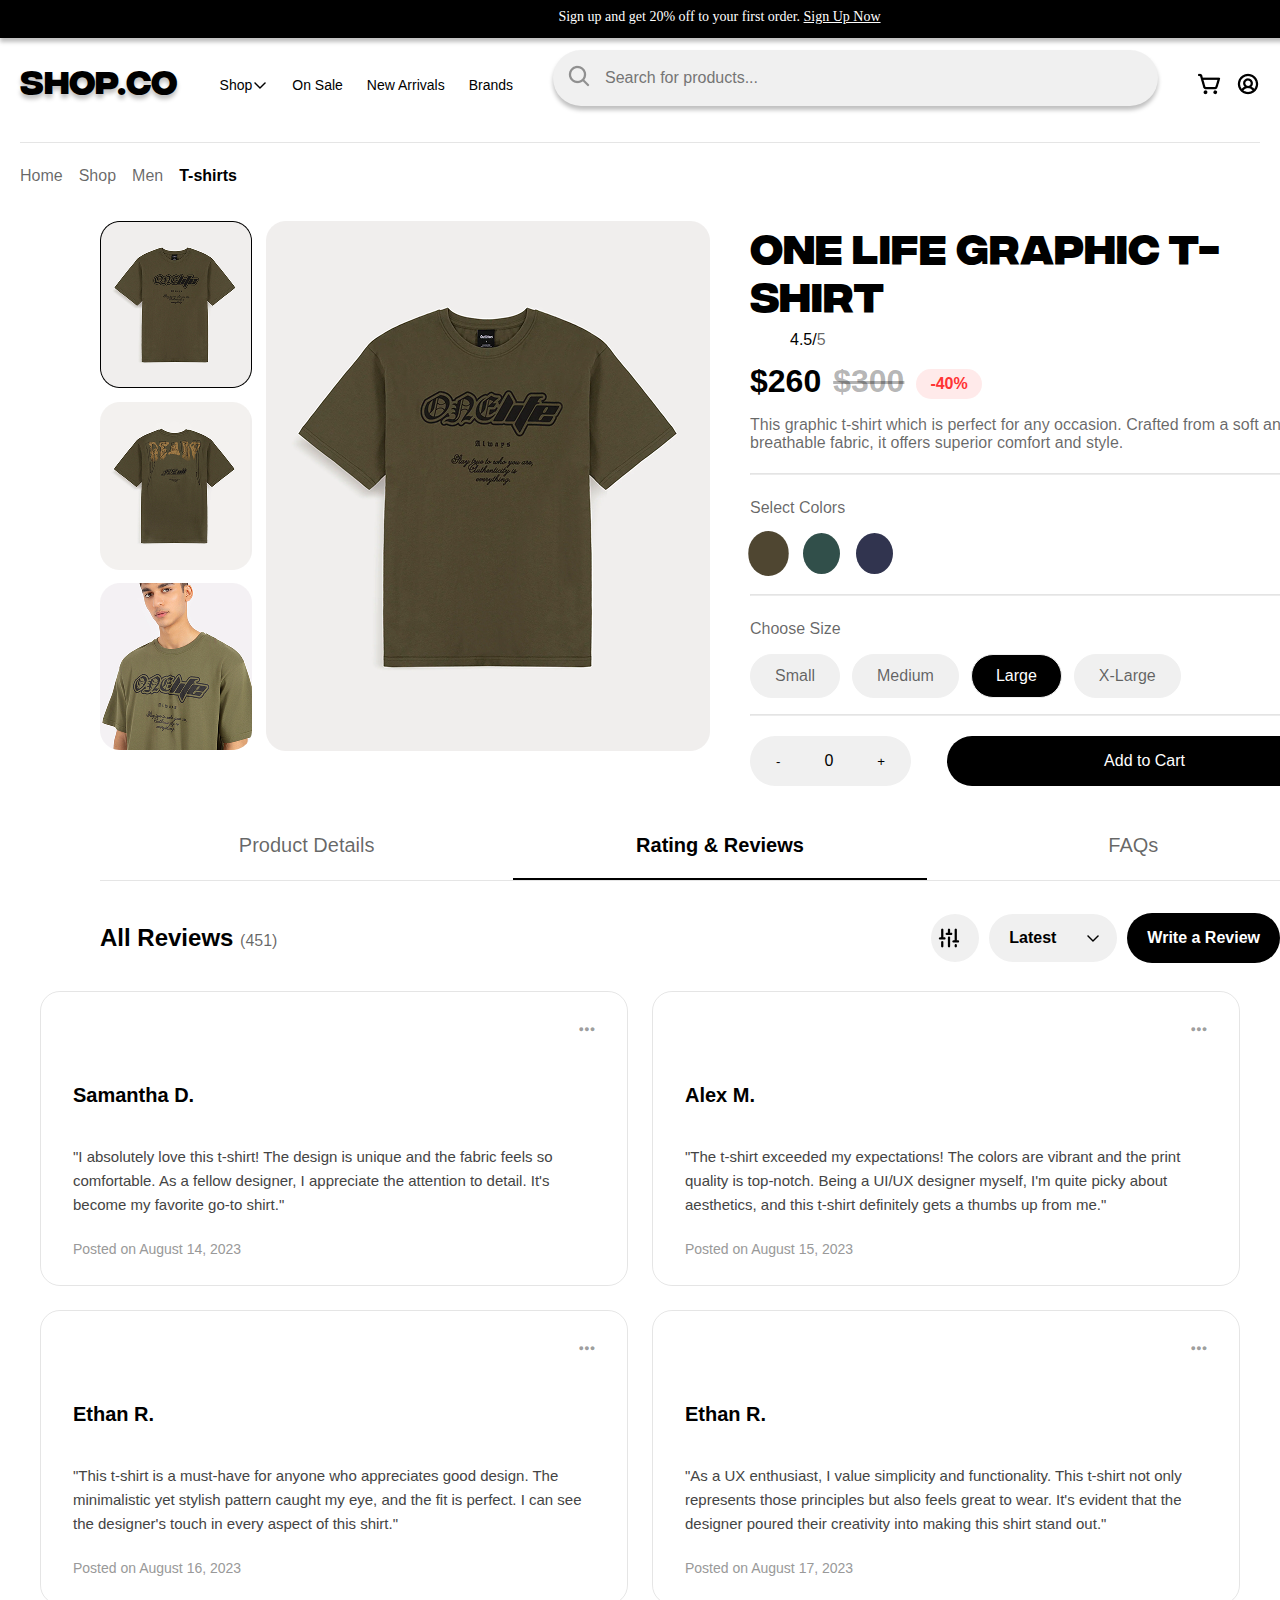
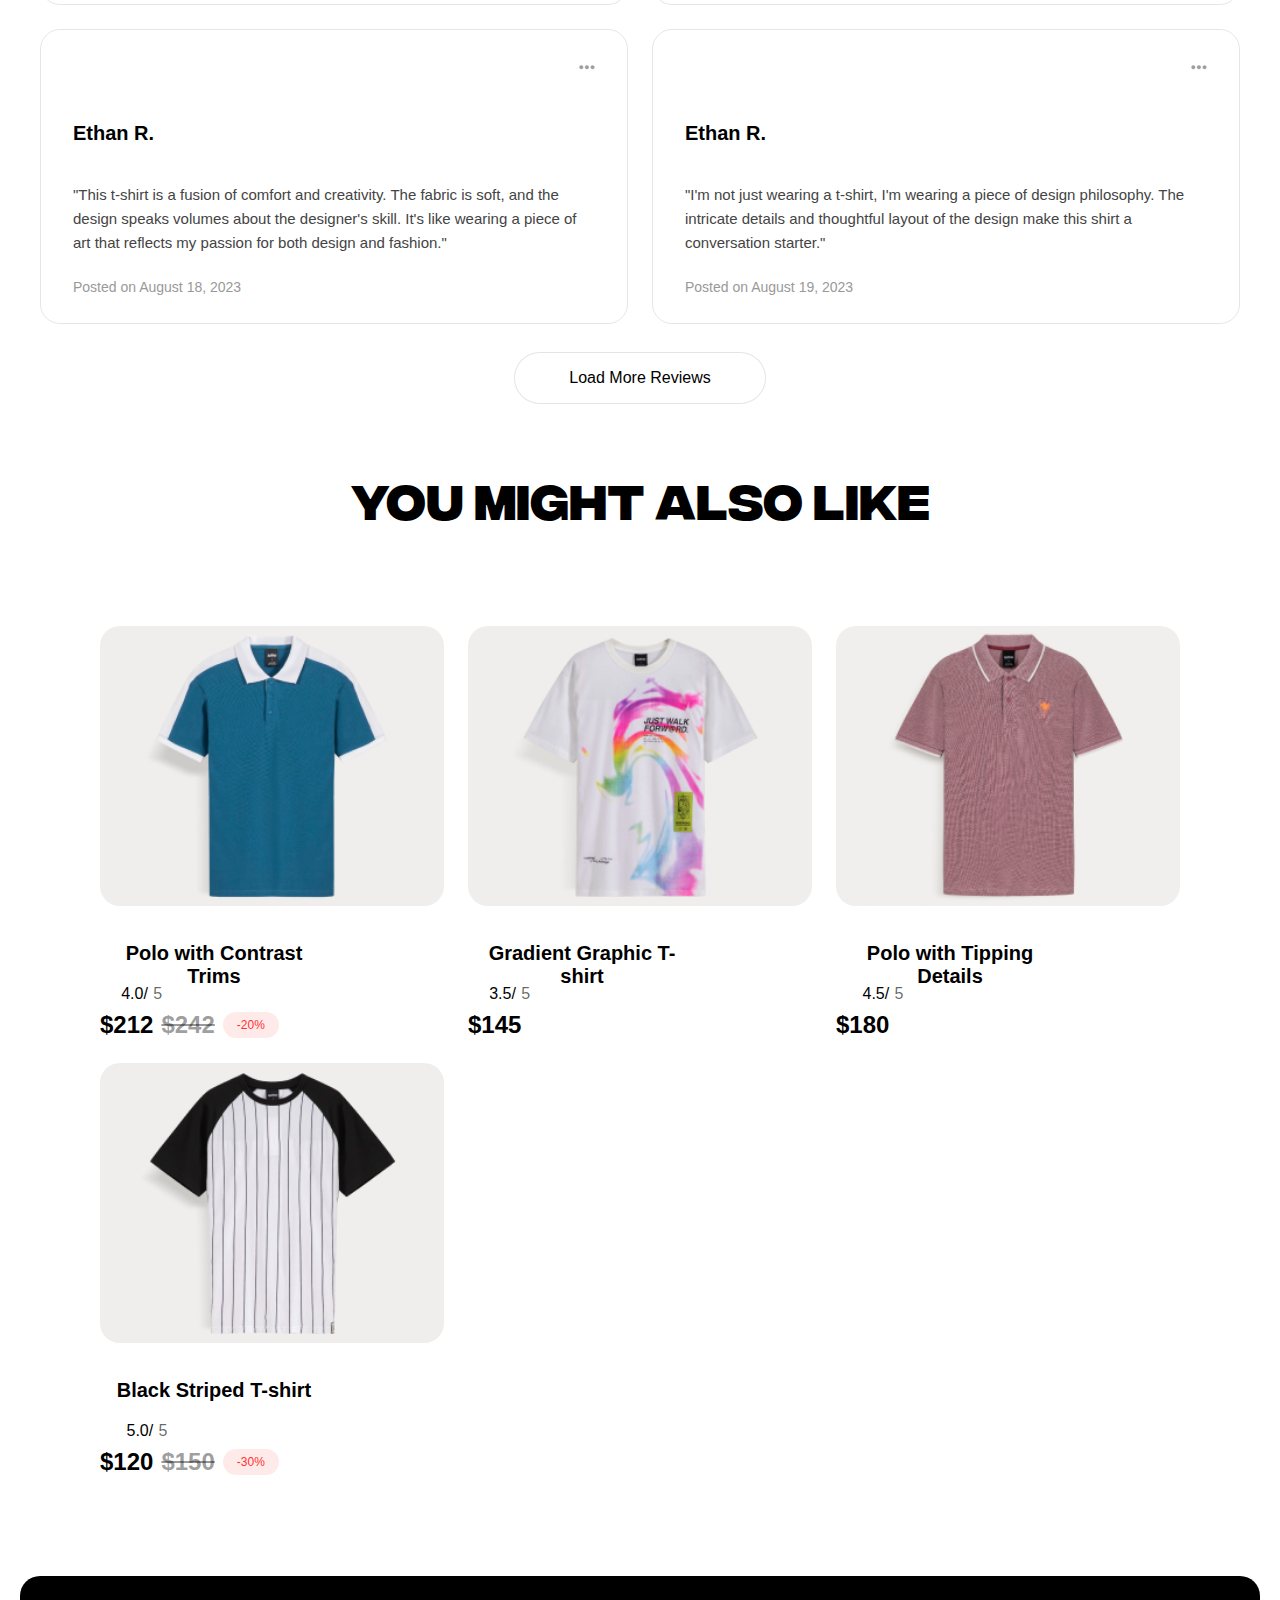
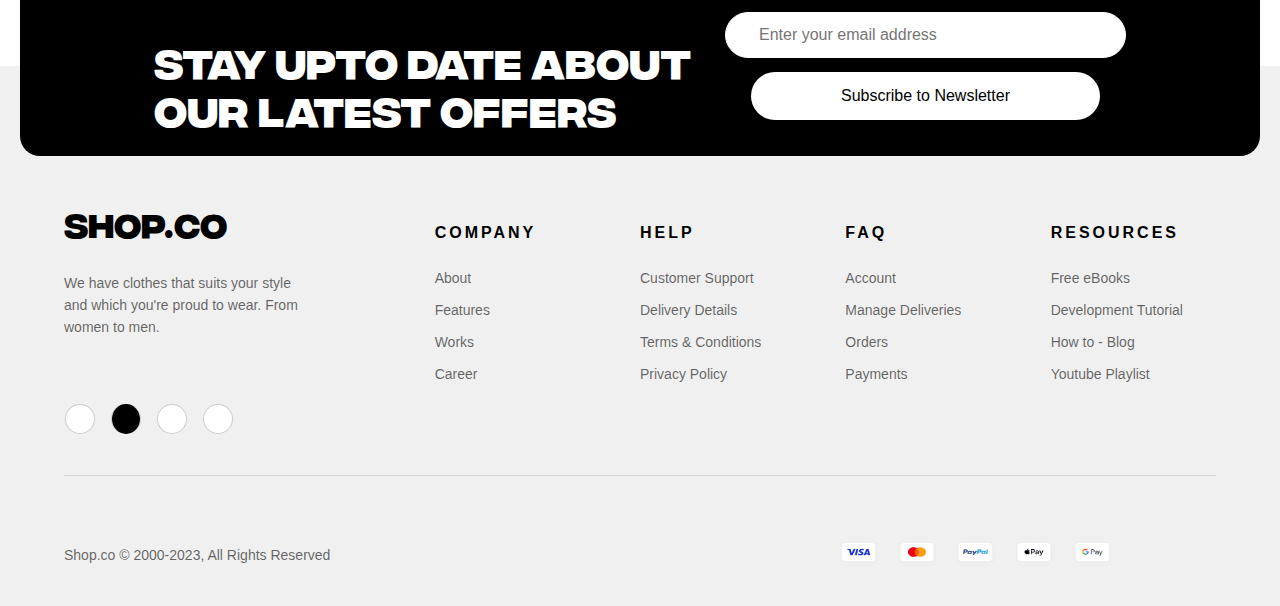
<file: product-detail.html>
<!DOCTYPE html>
<html lang="en">
<head>
    <meta charset="UTF-8">
    <meta name="viewport" content="width=device-width, initial-scale=1.0">
    <title>E-commerce-webiste</title>
    <link rel='stylesheet' href='https://cdn-uicons.flaticon.com/3.0.0/uicons-regular-rounded/css/uicons-regular-rounded.css'>
    <link rel='stylesheet' href='https://cdn-uicons.flaticon.com/3.0.0/uicons-solid-straight/css/uicons-solid-straight.css'>
    <link rel='stylesheet' href='https://cdn-uicons.flaticon.com/3.0.0/uicons-bold-rounded/css/uicons-bold-rounded.css'>
    <link rel="stylesheet" href="https://cdnjs.cloudflare.com/ajax/libs/font-awesome/6.6.0/css/all.min.css">
    <link rel='stylesheet' href='https://cdn-uicons.flaticon.com/3.0.0/uicons-brands/css/uicons-brands.css'>
    <link href="https://api.fontshare.com/v2/css?f[]=satoshi@400&display=swap" rel="stylesheet">
    <link rel="stylesheet" href="assets/css/style.css">
    <script src="assets/js/basic.js"></script>
</head>
<body>
    <div class="top-banner" id="topBanner">
        <p class="top-banner-text">
            Sign up and get 20% off to your first order.
            <a href="#">Sign Up Now</a>
        </p>
        <span class="close-btn" onclick="closeBanner()"><i class="fi fi-rr-cross-small"></i></span>
    </div>
    <nav class="navbar">
        <span class="menu-toggle" onclick="toggleMenu()">
            <i class="fi fi-rr-menu-burger"></i>
        </span>
        <h2 class="logo">SHOP.CO</h2>
        <div class="nav-links">
            <a href="#shop">Shop <span class="arrow"><img src="assets/img/arrow.png" alt=""></span></a>
            <a href="#onsale">On Sale</a>
            <a href="#newarrivals">New Arrivals</a>
            <a href="#brands">Brands</a>
        </div>
        <div class="search-bar">
            <span><img src="assets/img/search.png" alt=""></span>
            <input class="search-bar-text" type="text" placeholder="Search for products...">
        </div>
        <span class="cart"><img src="assets/img/cart.png" alt=""></span>
        <span class="user"><img src="assets/img/User.png" alt=""></span>
    </nav>
    <hr class="linebreak1">
    <nav class="breadcrumb">
        <a href="#">Home</a>
        <span class="separator"><i class="fi fi-ss-angle-small-right"></i></span>
        <a href="#">Shop</a>
        <span class="separator"><i class="fi fi-ss-angle-small-right"></i></span>
        <a href="#">Men</a>
        <span class="separator"><i class="fi fi-ss-angle-small-right"></i></span>
        <span>T-shirts</span>
    </nav>
    <div class="product-gallery">
        <div class="thumbnails">
            <div class="thumbnail active" onclick="changeImage('assests/img/image 2.png', this)">
                <img src="assets/img/image 2.png" alt="">
            </div>
            <div class="thumbnail" onclick="changeImage('assets/img/image 5.png', this)">
                <img src="assets/img/image 5.png" alt="">
            </div>
            <div class="thumbnail" onclick="changeImage('assets/img/image 6.png', this)">
                <img src="assets/img/image 6.png" alt="">
            </div>
        </div>
        <div class="main-image">
            <img id="mainImage" src="assets/img/image 1.png" alt="Main Product">
        </div>
    <div class="product-details">
        <h1>ONE LIFE GRAPHIC T-SHIRT</h1>
        <div class="rating">
            <i class="fi fi-ss-star"></i>
            <i class="fi fi-ss-star"></i>
            <i class="fi fi-ss-star"></i>
            <i class="fi fi-ss-star"></i>
            <i class="fi fi-ss-star-sharp-half"></i>
            <span class="r1">4.5/</span><span class="r2">5</span>
        </div>
        <div class="price">
            <span class="current-price">$260</span>
            <span class="original-price">$300</span>
            <span class="discount">-40%</span>
        </div>
        <p class="description">
            This graphic t-shirt which is perfect for any occasion. Crafted from a soft and breathable fabric, it offers superior comfort and style.
        </p>
        <hr class="linebreak2">
        <div>
            <p class="section-title">Select Colors</p>
            <div class="color-options">
                <div class="color-btn color-1 active" onclick="selectColor(this)"><i class="fi fi-br-check"></i></div>
                <div class="color-btn color-2" onclick="selectColor(this)"><i class="fi fi-br-check"></i></div>
                <div class="color-btn color-3" onclick="selectColor(this)"><i class="fi fi-br-check"></i></div>
            </div>
        </div>
        <div>
            <hr class="linebreak2">
            <p class="section-title">Choose Size</p>
            <div class="size-options">
                <button class="size-btn" onclick="selectSize(this)">Small</button>
                <button class="size-btn" onclick="selectSize(this)">Medium</button>
                <button class="size-btn active" onclick="selectSize(this)">Large</button>
                <button class="size-btn" onclick="selectSize(this)">X-Large</button>
            </div>
        </div>
        <hr class="linebreak2">
        <div class="actions">
            <div class="quantity-selector">
                <button class="qty-btn" onClick="totalClick(-1)">
                    <span>-</span>
                </button>
                <span class="qty-input" id="totalClicks">0</span>
                <button class="qty-btn" onClick="totalClick(1)">
                    <span>+</span>
                </button>
        </div>
        <button class="add-to-cart" onclick="addToCart()">Add to Cart</button>
        </div>
    </div>
    </div>
    <div class="tab-container">
        <ul class="tab-nav">
            <li class="tab-item" onclick="switchTab(0)">Product Details</li>
            <li class="tab-item active" onclick="switchTab(1)">Rating & Reviews</li>
            <li class="tab-item" onclick="switchTab(2)">FAQs</li>
            <div class="tab-indicator"></div>
        </ul>
    </div>
    <div class="reviews-header">
        <div class="reviews-title">
            All Reviews <span class="reviews-count">(451)</span>
        </div>
        <div class="reviews-actions">
            <button class="filter-btn">
                <span class="filter-icon"><img src="assets/img/filter.png" alt=""></span>
            </button>
            <div class="sort-select">
                <button class="sort-btn">
                    <span>Latest</span>
                    <span class="dropdown-arrow"><img src="assets/img/arrow.png" alt=""></span>
                </button>
            </div>
            <button class="write-review-btn">
                Write a Review
            </button>
        </div>
    </div>
    <div class="reviews-grid">
        <div class="review-card">
            <div class="review-header">
                <div class="stars">
                    <i class="fi fi-ss-star"></i>
                    <i class="fi fi-ss-star"></i>
                    <i class="fi fi-ss-star"></i>
                    <i class="fi fi-ss-star"></i>
                    <i class="fi fi-ss-star-sharp-half"></i>
                </div>
                <div class="more-menu">
                    <i class="fa-solid fa-ellipsis-h"></i>
                </div>
            </div>
            <div class="reviewer-info">
                <span class="reviewer-name">Samantha D.</span>
                <span class="verified-badge">
                    <i class="fi fi-ss-check-circle"></i>
                </span>
            </div>
            <p class="review-text">
                "I absolutely love this t-shirt! The design is unique and the fabric feels so comfortable. As a fellow designer, I appreciate the attention to detail. It's become my favorite go-to shirt."
            </p>
            <div class="review-date">
                Posted on August 14, 2023
            </div>
        </div>
        <div class="review-card">
            <div class="review-header">
                <div class="stars">
                    <i class="fi fi-ss-star"></i>
                    <i class="fi fi-ss-star"></i>
                    <i class="fi fi-ss-star"></i>
                    <i class="fi fi-ss-star"></i>
                    <i class="fi fi-ss-star"></i>
                </div>
                <div class="more-menu">
                    <i class="fa-solid fa-ellipsis-h"></i>
                </div>
            </div>
            <div class="reviewer-info">
                <span class="reviewer-name">Alex M.</span>
                <span class="verified-badge">
                    <i class="fi fi-ss-check-circle"></i>
                </span>
            </div>
            <p class="review-text">
                "The t-shirt exceeded my expectations! The colors are vibrant and the print quality is top-notch. Being a UI/UX designer myself, I'm quite picky about aesthetics, and this t-shirt definitely gets a thumbs up from me."
            </p>
            <div class="review-date">
                Posted on August 15, 2023
            </div>
        </div>
        <div class="review-card">
            <div class="review-header">
                <div class="stars">
                    <i class="fi fi-ss-star"></i>
                    <i class="fi fi-ss-star"></i>
                    <i class="fi fi-ss-star"></i>
                    <i class="fi fi-ss-star-sharp-half"></i>
                </div>
                <div class="more-menu">
                    <i class="fa-solid fa-ellipsis-h"></i>
            </div>
        </div>
        <div class="reviewer-info">
            <span class="reviewer-name">Ethan R.</span>
            <span class="verified-badge">
                <i class="fi fi-ss-check-circle"></i>
            </span>
        </div>
        <p class="review-text">
            "This t-shirt is a must-have for anyone who appreciates good design. The minimalistic yet stylish pattern caught my eye, and the fit is perfect. I can see the designer's touch in every aspect of this shirt."
        </p>
        <div class="review-date">
            Posted on August 16, 2023
        </div>
    </div>
    <div class="review-card">
        <div class="review-header">
            <div class="stars">
                <i class="fi fi-ss-star"></i>
                <i class="fi fi-ss-star"></i>
                <i class="fi fi-ss-star"></i>
                <i class="fi fi-ss-star"></i>
            </div>
            <div class="more-menu">
                <i class="fa-solid fa-ellipsis-h"></i>
            </div>
        </div>
        <div class="reviewer-info">
            <span class="reviewer-name">Ethan R.</span>
            <span class="verified-badge">
                <i class="fi fi-ss-check-circle"></i>
            </span>
        </div>
        <p class="review-text">
            "As a UX enthusiast, I value simplicity and functionality. This t-shirt not only represents those principles but also feels great to wear. It's evident that the designer poured their creativity into making this shirt stand out."
        </p>
        <div class="review-date">
            Posted on August 17, 2023
        </div>
    </div>
    <div class="review-card">
        <div class="review-header">
            <div class="stars">
                <i class="fi fi-ss-star"></i>
                <i class="fi fi-ss-star"></i>
                <i class="fi fi-ss-star"></i>
                <i class="fi fi-ss-star"></i>
            </div>
            <div class="more-menu">
                <i class="fa-solid fa-ellipsis-h"></i>
            </div>
        </div>
        <div class="reviewer-info">
            <span class="reviewer-name">Ethan R.</span>
            <span class="verified-badge">
                <i class="fi fi-ss-check-circle"></i>
            </span>
        </div>
        <p class="review-text">
            "This t-shirt is a fusion of comfort and creativity. The fabric is soft, and the design speaks volumes about the designer's skill. It's like wearing a piece of art that reflects my passion for both design and fashion."
        </p>
        <div class="review-date">
            Posted on August 18, 2023
        </div>
    </div>
    <div class="review-card">
        <div class="review-header">
            <div class="stars">
                <i class="fi fi-ss-star"></i>
                <i class="fi fi-ss-star"></i>
                <i class="fi fi-ss-star"></i>
                <i class="fi fi-ss-star"></i>
                <i class="fi fi-ss-star-sharp-half"></i>
            </div>
            <div class="more-menu">
                <i class="fa-solid fa-ellipsis-h"></i>
            </div>
        </div>
        <div class="reviewer-info">
            <span class="reviewer-name">Ethan R.</span>
            <span class="verified-badge">
                <i class="fi fi-ss-check-circle"></i>
            </span>
        </div>
        <p class="review-text">
            "I'm not just wearing a t-shirt, I'm wearing a piece of design philosophy. The intricate details and thoughtful layout of the design make this shirt a conversation starter."
        </p>
        <div class="review-date">
            Posted on August 19, 2023
        </div>
    </div>
    </div>
    <div class="load-more-container">
        <button class="load-more-btn" onclick="loadMoreReviews()">
            Load More Reviews
        </button>
    </div>
    <div class="section-header">
        <h2 class="section-title2">YOU MIGHT ALSO LIKE</h2>
        <div class="products-grid">
            <div class="product-card">
                <div class="product-image">
                    <img src="assets/img/Frame 32.png" alt="Polo with Contrast Trims">
                </div>
                <div class="product-info">
                    <h3 class="product-title">Polo with Contrast Trims</h3>
                    <div class="rating1">
                        <i class="fi fi-ss-star"></i>
                        <i class="fi fi-ss-star"></i>
                        <i class="fi fi-ss-star"></i>
                        <i class="fi fi-ss-star"></i> <span class="r1">4.0/</span><span class="r2">5</span>
                    </div>
                    <div class="price1">
                        <span class="current-price1">$212</span>
                        <span class="original-price1">$242</span>
                        <span class="discount1">-20%</span>
                    </div>
                </div>
            </div>
            <div class="product-card">
                <div class="product-image">
                    <img src="assets/img/Frame 33.png" alt="Gradient Graphic T-shirt">
                </div>
                <div class="product-info">
                    <h3 class="product-title">Gradient Graphic T-shirt</h3>
                    <div class="rating1">
                        <i class="fi fi-ss-star"></i>
                        <i class="fi fi-ss-star"></i>
                        <i class="fi fi-ss-star"></i>
                        <i class="fi fi-ss-star-sharp-half"></i> <span class="r1">3.5/</span><span class="r2">5</span>
                    </div>
                    <div class="price1">
                        <span class="current-price1">$145</span>
                    </div>
                </div>
            </div>
            <div class="product-card">
                <div class="product-image">
                    <img src="assets/img/Frame 34.png" alt="Polo with Tipping Details">
                </div>
                <div class="product-info">
                    <h3 class="product-title">Polo with Tipping Details</h3>
                    <div class="rating1">
                        <i class="fi fi-ss-star"></i>
                        <i class="fi fi-ss-star"></i>
                        <i class="fi fi-ss-star"></i>
                        <i class="fi fi-ss-star"></i>
                        <i class="fi fi-ss-star-sharp-half"></i> <span class="r1">4.5/</span><span class="r2">5</span>
                    </div>
                    <div class="price1">
                        <span class="current-price1">$180</span>
                    </div>
                </div>
            </div>
            <div class="product-card">
                <div class="product-image">
                    <img src="assets/img/Frame 38.png" alt="Black Striped T-shirt">
                </div>
                <div class="product-info">
                    <h3 class="product-title">Black Striped T-shirt</h3>
                    <div class="rating1">
                        <i class="fi fi-ss-star"></i>
                        <i class="fi fi-ss-star"></i>
                        <i class="fi fi-ss-star"></i>
                        <i class="fi fi-ss-star"></i>
                        <i class="fi fi-ss-star"></i> <span class="r1">5.0/</span><span class="r2">5</span>
                    </div>
                    <div class="price1">
                        <span class="current-price1">$120</span>
                        <span class="original-price1">$150</span>
                        <span class="discount1">-30%</span>
                    </div>
                </div>
            </div>
        </div>
    </div>
    <div class="newsletter-banner">
        <div class="newsletter">
            <h2 class="newsletter-title">STAY UPTO DATE ABOUT OUR LATEST OFFERS</h2>
            <div class="newsletter-form">
                <span><i class="fi fi-rr-envelope"></i>
                <input type="email" class="newsletter-input" placeholder="Enter your email address"></span>
                <button type="submit" class="newsletter-btn">Subscribe to Newsletter</button>
            </div>
        </div>
    </div>
    <footer class="footer">
        <div class="footer-container">
        <div class="footer-grid">
            <div class="footer-brand">
                <div class="footer-logo">SHOP.CO</div>
                <p class="footer-desc">
                    We have clothes that suits your style and which you're proud to wear. From women to men.
                </p>
                <div class="social-icons">
                    <a href="#" class="social-icon"><i class="fi fi-brands-twitter"></i></a>
                    <a href="#" class="social-icon"><i class="fi fi-brands-facebook"></i></a>
                    <a href="#" class="social-icon"><i class="fi fi-brands-instagram"></i></a>
                    <a href="#" class="social-icon"><i class="fi fi-brands-github"></i></a>
                </div>
            </div>
            <div class="footer-column">
                <h4>COMPANY</h4>
                <ul>
                    <li><a href="#">About</a></li>
                    <li><a href="#">Features</a></li>
                    <li><a href="#">Works</a></li>
                    <li><a href="#">Career</a></li>
                </ul>
            </div>
            <div class="footer-column">
                <h4>HELP</h4>
                <ul>
                    <li><a href="#">Customer Support</a></li>
                    <li><a href="#">Delivery Details</a></li>
                    <li><a href="#">Terms & Conditions</a></li>
                    <li><a href="#">Privacy Policy</a></li>
                </ul>
            </div>
            <div class="footer-column">
                <h4>FAQ</h4>
                <ul>
                    <li><a href="#">Account</a></li>
                    <li><a href="#">Manage Deliveries</a></li>
                    <li><a href="#">Orders</a></li>
                    <li><a href="#">Payments</a></li>
                </ul>
            </div>
            <div class="footer-column">
                <h4>RESOURCES</h4>
                <ul>
                    <li><a href="#">Free eBooks</a></li>
                    <li><a href="#">Development Tutorial</a></li>
                    <li><a href="#">How to - Blog</a></li>
                    <li><a href="#">Youtube Playlist</a></li>
                </ul>
            </div>
    </div>    
    <hr class="footer-divider">
    <div class="footer-bottom">
        <div class="copyright">
            Shop.co &copy; 2000-2023, All Rights Reserved
        </div>
        <div class="payment-methods">
            <img src="assets/img/VISA.png" alt="Visa">
            <img src="assets/img/MasterCard.png" alt="Mastercard">
            <img src="assets/img/PayPal.png" alt="PayPal">
            <img src="assets/img/Pay.png" alt="Apple Pay">
            <img src="assets/img/GPay.png" alt="Google Pay">
        </div>
    </div>
    </div>
    </footer>
</body>
</html>
</file>
<file: assets/css/styling.css>
* {
  margin: 0;
  padding: 0;
  box-sizing: border-box;
}

body {
  font-family: 'Inter', sans-serif;
  background: #fff;
  color: #000;
}

/* Top Banner */
.top-banner {
  background: #000;
  color: #fff;
  padding: 12px 5%;
  font-size: 14px;
  font-weight: 500;
  display: flex;
  justify-content: center;
  align-items: center;
  position: relative;
}

.top-banner a {
  color: #fff;
  text-decoration: underline;
  margin-left: 4px;
}

.close-banner {
  position: absolute;
  right: 5%;
  background: none;
  border: none;
  color: #fff;
  font-size: 20px;
  cursor: pointer;
}

/* Header */
.header {
  display: flex;
  justify-content: space-between;
  align-items: center;
  padding: 20px 5%;
  border-bottom: 1px solid #eee;
}

.logo {
  font-size: 28px;
  font-weight: 800;
  color: #000;
}

.nav a {
  margin-left: 32px;
  font-size: 16px;
  font-weight: 500;
  color: #000;
  text-decoration: none;
}

.search {
  display: flex;
  align-items: center;
  background: #f5f5f5;
  padding: 12px 16px;
  border-radius: 62px;
  width: 396px;
}

.search i {
  color: #666;
  margin-right: 12px;
}

.search input {
  border: none;
  background: none;
  outline: none;
  flex: 1;
  font-size: 14px;
}

.icons a {
  margin-left: 24px;
  color: #000;
  font-size: 20px;
  position: relative;
}

.badge {
  position: absolute;
  top: -8px;
  right: -8px;
  background: #000;
  color: #fff;
  font-size: 10px;
  width: 16px;
  height: 16px;
  border-radius: 50%;
  display: flex;
  align-items: center;
  justify-content: center;
}

/* Breadcrumb */
.breadcrumb {
  padding: 16px 5%;
  font-size: 14px;
  color: #666;
}

.breadcrumb a {
  color: #000;
  text-decoration: none;
}

/* Main */
.main {
  max-width: 1200px;
  margin: 0 auto;
  padding: 0 5%;
}

.main h1 {
  font-size: 40px;
  font-weight: 700;
  margin: 32px 0 40px;
}

.cart-grid {
  display: flex;
  gap: 40px;
}

/* Items */
.items {
  flex: 2;
}

.item {
  display: flex;
  align-items: center;
  padding: 24px;
  background: #fff;
  border: 1px solid #eee;
  border-radius: 12px;
  margin-bottom: 16px;
}

.item img {
  width: 80px;
  height: 100px;
  object-fit: cover;
  border-radius: 8px;
  margin-right: 24px;
}

.info h3 {
  font-size: 18px;
  font-weight: 600;
  margin-bottom: 8px;
}

.info p {
  font-size: 14px;
  color: #666;
  margin-bottom: 4px;
}

.price-qty {
  display: flex;
  justify-content: space-between;
  align-items: center;
  margin-top: 12px;
}

.price {
  font-size: 20px;
  font-weight: 600;
}

.qty {
  display: flex;
  align-items: center;
  background: #f0f0f0;
  border-radius: 8px;
}

.qty .btn {
  width: 36px;
  height: 36px;
  background: #e0e0e0;
  border: none;
  font-size: 18px;
  font-weight: 600;
  cursor: pointer;
}

.qty .num {
  width: 40px;
  text-align: center;
  font-weight: 600;
}

.remove {
  margin-left: auto;
  background: none;
  border: none;
  color: #999;
  font-size: 18px;
  cursor: pointer;
}

/* Summary */
.summary {
  flex: 1;
  background: #fafafa;
  padding: 32px;
  border-radius: 12px;
}

.summary h2 {
  font-size: 24px;
  font-weight: 600;
  margin-bottom: 24px;
}

.row {
  display: flex;
  justify-content: space-between;
  margin-bottom: 16px;
  font-size: 16px;
}

.row.total {
  font-size: 20px;
  font-weight: 700;
  border-top: 1px solid #eee;
  padding-top: 16px;
  margin-top: 16px;
}

.discount {
  color: #d00;
}

.promo {
  display: flex;
  gap: 12px;
  margin: 24px 0;
}

.promo input {
  flex: 1;
  padding: 12px 16px;
  border: 1px solid #ddd;
  border-radius: 8px;
  font-size: 14px;
}

.apply {
  padding: 0 20px;
  background: #000;
  color: #fff;
  border: none;
  border-radius: 8px;
  font-weight: 500;
  cursor: pointer;
}

.checkout {
  width: 100%;
  padding: 16px;
  background: #000;
  color: #fff;
  border: none;
  border-radius: 62px;
  font-size: 16px;
  font-weight: 600;
  cursor: pointer;
  margin-top: 24px;
}

/* Newsletter */
.newsletter {
  background: #000;
  color: #fff;
  padding: 60px 5%;
  text-align: center;
  margin-top: 100px;
}

.newsletter h3 {
  font-size: 32px;
  font-weight: 700;
  margin-bottom: 16px;
  line-height: 1.2;
}

.form {
  display: flex;
  max-width: 480px;
  margin: 0 auto;
  background: #fff;
  border-radius: 62px;
  overflow: hidden;
}

.form input {
  flex: 1;
  padding: 16px 24px;
  border: none;
  outline: none;
  font-size: 14px;
}

.form button {
  padding: 0 32px;
  background: #000;
  color: #fff;
  border: none;
  font-weight: 600;
  cursor: pointer;
}

/* Footer */
.footer {
  padding: 60px 5% 40px;
  background: #f9f9f9;
  border-top: 1px solid #eee;
}

.grid {
  display: grid;
  grid-template-columns: 2fr repeat(4, 1fr);
  gap: 40px;
  margin-bottom: 40px;
}

.col h4 {
  font-size: 16px;
  font-weight: 600;
  margin-bottom: 20px;
}

.col a {
  display: block;
  color: #666;
  text-decoration: none;
  margin-bottom: 12px;
  font-size: 14px;
}

.social {
  display: flex;
  gap: 16px;
  margin-top: 20px;
}

.social i {
  font-size: 20px;
  color: #000;
}

.bottom {
  display: flex;
  justify-content: space-between;
  align-items: center;
  padding-top: 24px;
  border-top: 1px solid #eee;
  font-size: 14px;
  color: #666;
}

.payments img {
  height: 24px;
  margin-left: 12px;
}

/* Responsive */
@media (max-width: 992px) {
  .cart-grid { flex-direction: column; }
  .search { width: 300px; }
}

@media (max-width: 768px) {
  .header { flex-wrap: wrap; gap: 16px; }
  .nav { order: 3; width: 100%; }
  .search { width: 100%; }
  .grid { grid-template-columns: 1fr; text-align: center; }
  .form { flex-direction: column; }
  .form button { border-radius: 0 0 62px 62px; }
}

@media (max-width: 480px) {
  .item { flex-direction: column; text-align: center; }
  .price-qty { flex-direction: column; gap: 12px; }
  .promo { flex-direction: column; }
}
</file>
<file: assets/css/styles.css>
*{
  margin: 0;
  padding: 0;
  box-sizing: border-box;
}

body {
    margin: 0 auto;
    
}

main{
    padding-inline: 30px;
}
/* ........Header & nav.............. */

.header {
    width: 100%;
    /* position: fixed;  */
    top: 0;
    z-index: 1000;
}

.header__top {
    background-color: #000;
    color: #fff;
    font-size: 14px;
    font-weight: 500;
    height: 38px; 
    display: flex;
    justify-content: center;
    align-items: center;
    position: relative;
    transition: all 0.3s ease-in-out; 
}

.header__top.hidden {
    height: 0;
    padding: 0;
    overflow: hidden;
}

.header__top p, .header__top a {
    margin: 0 5px; 
}

.header__top a {
    text-decoration: underline;
    font-weight: bold;
    color: #FFFFFF;
}

.close-btn {
    background: none;
    border: none;
    color: #fff;
    font-size: 13px;
    cursor: pointer;
    position: absolute;
    right: 20px;
    padding: 0;
    line-height: 1; 
}

.close-btn:hover {
    opacity: 1;
}

.navbar-container {
    padding: 24px 0;
    transition: all 0.3s ease-in-out;
}

.navbar-content {
    max-width: 1240px;
    width: 100%;
    margin: 0 auto;
    height: 48px; 
    display: flex;
    align-items: center;
    gap: 40px;
    position: relative;
}

.menu-toggle-btn
{
    display: none;
    background: none;
    border: none;
    font-size: 24px;
    cursor: pointer;
    color: #000;
}

.logo {
    font-family: Arial, sans-serif;
    font-weight: 700;
    font-size: 32px;
    width: 160px;
    flex-shrink: 0;
    color: #000000;
    text-decoration: none;
}

.nav-links {
    list-style: none;
    display: flex;
    gap: 24px;
    font-size: 16px;
    font-weight: 400;
    flex-shrink: 0;
}

.nav-links a {
    display: flex;
    align-items: center;
    gap: 4px;
    padding: 4px 0;
    transition: color 0.2s;
    text-decoration: none;
    color: #000000;
}

.nav-links a:hover {
    color: #555;
}

.nav-arrow {
    font-size: 16px;
}

.search-bar {
    position: relative;
    display: flex;
    align-items: center;
    flex-grow: 1;
    max-width: 577px;
}

.search-bar input {
    width: 100%;
    height: 48px;
    padding: 12px 16px 12px 50px;
    border: none;
    border-radius: 62px;
    background-color: #F0F0F0;
    font-size: 16px;
    font-weight: 400;
    font-family: 'Satoshi', sans-serif;
    outline: none;
    transition: background-color 0.2s;
}

.search-icon {
    position: absolute;
    left: 20px;
    color: rgba(0, 0, 0, 0.4);
    font-size: 24px;
}

.nav-icons {
    display: flex;
    align-items: center;
    gap: 14px;
    font-size: 24px;
}

.mobile-search-icon-link {
    display: none; 
}

.nav-icons .icon-link {
    display: block;
    line-height: 1;
    transition: color 0.2s;
    text-decoration: none;
    color: #000000;

}

.nav-icons .icon-link:hover {
    color: #555;
}

/*=============== BREADCRUMBS ===============*/
.breadcrumb{
  padding-block: 1.5rem;
  width: 123px;
  height: 22px;
  margin-bottom: 30px;
}

.breadcrumb__list{
  gap: 12px;
  font-family: 'Satoshi', sans-serif;
  display: flex;
  list-style: none;
}

.breadcrumb__list li:first-child .breadcrumb__link{
  color: rgba(0, 0, 0, 0.6);
  text-decoration: none;
}

.breadcrumb__link {
  color: black;
}

/* ........category page........ */
.category__page{
  display: flex;

}

/* ............filter Box............ */
.filter__box {
    margin-top: 35px;
    display: block;
    width: 295px;
    /* height: 1211px; */
    height: 100%;
    max-height: 1211px;
    padding: 20px 24px;
    border: 1px solid #E0E0E0;
    border-radius: 20px;
    box-shadow: 0 4px 12px rgba(0, 0, 0, 0.05);
    position: relative; 
    gap: 24px;
}

hr {
    border: none;
    border-top: 1px solid #EEEEEE;
    margin: 24px 0; 
}

.open-filter-btn,
#close-filter-btn
 {
  display: none;
  }

.filter__header {
    display: flex;
    justify-content: space-between;
    align-items: center;
}

.filter {
    font-size: 20px;
    font-weight: 700;
    color: #000000;
    display: flex;
    font-family: 'Satoshi', sans-serif;

}
.filter-icon-desktop {
color: rgba(0, 0, 0, 0.4);
}

.collapsible-content {
    overflow: hidden;
    transition: transform 0.35s ease-in-out;
    }

       
.collapsible-content.collapsed {
    display: none;
    }

.filter__title i {
    transition: transform 0.35s ease-in-out;
    font-size: 1.25rem;
    }

.filter__title.open i {
    transform: rotate(-180deg);
    }

.filter__title {
    font-size: 20px;
    font-weight: 700;
    font-family: 'Satoshi', sans-serif;
    color: #000000;
}

.filter__list {
    list-style: none;
    font-size: 16px;
    font-weight: 400;
    color: rgba(0, 0, 0, 0.6);
    font-family: 'Satoshi', sans-serif;
    display: flex;
    flex-direction: column;
    gap: 20px;


}

.price-header,
.color-header,
.size-header,
.dress-header {
    display: flex;
    justify-content: space-between;
    align-items: center;
    gap: 20px;
    /* margin-bottom: 20px; */
}

.fi-ts-angle-small-down{
    width: 16px;
    height: 16px;
    color: #000000;
    cursor: pointer;
    font-weight: 700;
    display: inline-block;
}

.price__slider {
    -webkit-appearance: none;
    width: 150px;
    height: 6px;
    border-radius: 20px;
    background: black;
    cursor: pointer;
    row-gap: 20px;
}

.price__slider::-webkit-slider-thumb {
    -webkit-appearance: none;
    height: 20px;
    width: 20px;
    border-radius: 50%;
    background: #000000;
}


.price__values {
    width: 150px;
    display: flex;
    justify-content: space-between;
    font-size: 14px;
    font-weight: 500;
   font-family: 'Satoshi', sans-serif;
    color: #000000;
    margin-top: 5px;
}


.filter__option {
    display: flex;
    justify-content: space-between;
    align-items: center;
    text-decoration: none;
    color: #555555;
    font-size: 16px;
    transition: color 0.2s;
}

.filter__option:hover {
    color: #000000;
}

.filter__option .fi
 {
    color: #726666;
    font-size: 12px;
}

.color__options {
  width: 247px;
  height: 90px;
  display: flex;
  flex-wrap: wrap;
  gap: 10px;

}

.color__name {
    width: 37px;
    height: 37px;
    border-radius: 50%;
    border: 1px solid #E0E0E0;
    cursor: pointer;
    transition: transform 0.1s;
    position: relative;
    display: flex;
    justify-content: center;
    align-items: center;
}

.color__name:hover {
    border: 2px solid #000000;
    transform: scale(1.1);
}

.color__name i {
  color: white;
  font-size: 16px;
  display: none;
  
}

.color__name.selected i {
  display: block;
}

 .color__name.color--white.selected i{
    color: black;
    text-shadow: none;
}

.size__options {
    display: grid;
    grid-template-columns: repeat(2, 1fr); 
    gap: 12px; 
    padding: 10px 20px;
}

.size__btn {
    display: flex;
    justify-content: center;
    align-items: center;
    text-decoration: none;
    background-color: #F0F0F0;
    border: 1px solid #e0e0e0;
    color: rgba(0, 0, 0, 0.6);
    cursor: pointer;
    font-family: 'Satoshi', sans-serif;
    font-size: 14px;
    font-weight: 500;
    text-align: center;
    /* width: 96px; */
    height: 39px;
    padding: 10 20px; 
    border-radius: 30px;
    transition: all 0.15s ease-in-out;
}

.size__btn:hover {
    border-color: #000000;
}

.size__btn.selected {
    background-color: #000000;
    color: #ffffff;
    border-color: #000000;
}

.apply__filter-btn {
    width: 247px;
    /* width: 100%; */
    height: 48px;
    padding: 16px 54px;
    background-color: black;
    color: white;
    font-size: 14px;
    font-weight: 500;
    font-family: 'Satoshi', sans-serif;
    border-radius: 62px;
    cursor: pointer;
    margin-top: 12px; 
    transition: background-color 0.2s;
}

.apply__filter-btn:hover {
    background-color: #333333;
}
/* ..........categoryPage Product Details.......... */
.product__main-content {
    flex-grow: 1;
    padding: 0 0 40px 30px;
}

.product__grid-header {
    display: flex;
    justify-content: space-between;
    align-items: center;
    padding-bottom: 15px;
      font-family: 'Satoshi', sans-serif;
}

.category__title {
    font-size: 32px;
    font-weight: 700;
    color: #000000;
    /* margin: 0; */
}

.sort__info {
    display: flex;
    align-items: center;
    font-size: 16px;
    color: rgba(0, 0, 0, 0.6);
}
.product__count {
        font-size: 16px;
    }
.product__sort {
    margin-left: 12px;
}

.sort__link {
    color: #000000;
    text-decoration: none;
    font-weight: 600;
}

.product__card{
  width: 925px;
  height: 408;
  grid-template-columns: repeat(3, 1fr);
  gap: 20px;
  display: grid;
}

.product__img {
    display: block;
    border-radius: 20px; 
    margin: 30px 5px;
     width: 295px;
    height: 298px;

}
.product__item:hover .product__img{
  transform: scale(1.1);
}

.product__img{
  vertical-align: middle;
  transition: all 1.5s cubic-bezier(0,0,0.05,1);;
}

.product__rating-wrapper {
    display: flex;
    align-items: center;
    gap: 5px;
    margin-bottom: 5px;
}

.star-rating i {
    color: #FFC72C;
    font-size: 14px;
}

.rating__value {
    font-family: 'Satoshi', sans-serif;
    font-size: 14px;
    font-weight: 500;
    color: black;
}
.rating__max-value {
    color:rgba(0, 0, 0, 0.6);
}

.product__title-link {
    text-decoration: none;
    color: #000000;
}

.product__title {
    font-family: 'Satoshi', sans-serif;
    font-size: 20px; 
    font-weight: 700;
    margin: 0 0 10px 0;
}

.old__price {
    color: rgba(0, 0, 0, 0.4);
    text-decoration: line-through;
}
.new__price{
    color: #000000;

}

.products__price {
    font-family: 'Satoshi', sans-serif;
    font-size: 24px;
    font-weight: 700;
}

.discount__price{
    font-family: 'Satoshi', sans-serif;
    font-size: 12px; 
    font-weight: 500;
    color: #FF3333;
    width: 58px;
    height: 28px;
    padding: 6px 14px;
    background-color:rgba(255, 51, 51, 0.1);
    border-radius: 62px;
    gap: 10px;
}

/*  ....pageNumber..........*/
.pagination__main-group {
    width: 100%;
    height: 40px;
    display: flex;
    justify-content: space-between; 
    align-items: center;
    list-style: none;
    padding: 0;
    margin: 40px auto;
}

.pagination__numbers-inner {
    display: flex;
    align-items: center;
    gap: 2px;
    width: 292px; 
}

.pagination__link {
    display: flex;
    align-items: center;
    justify-content: center;
    text-decoration: none;
    font-family: 'Satoshi', sans-serif;
    font-size: 14px;
    font-weight: 500;
    height: 36px;
    padding: 0 16px;
    border-radius: 8px;
    color: rgba(0, 0, 0, 0.5);
}

.pagination__link:hover{
    border: 1px solid rgba(0, 0, 0, 0.1);
}
.pagination__link.prev-link:hover,
.pagination__link.next-link:hover{
    background-color: rgba(0, 0, 0, 0.1);
} 

.pagination__link.prev-link,
.pagination__link.next-link {
    padding: 8px 14px; 
    border-radius: 8px;
    background-color: #FFFFFF;
    color: #000000;
    border: 1px solid rgba(0, 0, 0, 0.1);
    display: inline-flex;
    align-items: center;
    gap: 4px;
}

.pagination__numbers-inner .pagination__link.active {
    width: 40px;
    background-color: rgba(0, 0, 0, 0.1);
    color: #000000;
}

.pagination__link.dots {
    color: rgba(0, 0, 0, 0.6);;
    padding: 0 5px;
    pointer-events: none;
}

/* ..... Footer ...... */
.main-footer {
    width: 100%;
    background-color: rgba(0, 0, 0, 0.1); 
    font-family: Arial, sans-serif; /* instead of cfIntegral*/
    padding-top: 140px;
    margin-top: -90px;
}

.newsletter-banner {
    box-sizing: border-box;
    justify-content: center;
    margin-left: auto;
    margin-right: auto;
    position: relative;
    z-index: 10;
    margin-top: 25px;
    max-width: 1240px; 
    width: 100%; 
    height: 180px;
    background-color: #000;
    color: #fff;
    padding: 36px 64px;
    display: flex;
    justify-content: center;
    border-radius: 20px;
}

.banner-content {
    display: flex;
    justify-content: space-between;
    align-items: center;
}

.banner-text {
    width: 551px;
    height: 94px;
    font-size: 40px;
    font-weight: 700;
    line-height: 45 0; 
    margin: 0;
}

.subscribe-form {
    width: 349px;
    height: 108px;
    display: flex;
    flex-direction: column;
    gap: 10px;
   align-items: center;
}

.input-wrapper {
    position: relative; 
}
.input-wrapper input[type="email"] {
    padding: 12px 40px;
    border-radius: 62px;
    border: none;
    background-color: #fff;
    min-width: 300px;
    font-size: 16px;
    font-weight: 400;
    font-family: 'Satoshi', sans-serif;
    color: rgba(0, 0, 0, 0.4);

}
.envelope-icon {
    position: absolute; 
    margin: 10px;
    color: rgba(0, 0, 0, 0.4);
    font-size: 24px;
    z-index: 2;
}

.subscribe-form button {
   padding: 12px 16px;
    border-radius: 62px;
    min-width: 300px;
    border: none;
    background-color: #fff;
    color: #000;
    font-weight: 500;
    font-family: 'Satoshi', sans-serif;
    font-size: 16px;
    cursor: pointer;
}

.footer-content {
    display: flex;
    justify-content: space-between;
    gap: 100px;
    border-bottom: 1px solid #ddd;
    height: 177;
    padding: 50px 0;
    margin-inline: auto;
    max-width: 1240px; 
    width: 100%;
}

.footer-branding {
    max-width: 250px;
}
.footer-branding p,
.footer-bottom p{
    color: rgba(0, 0, 0, 0.6);
    font-size: 14px;
    font-weight: 500;
    font-family: 'Satoshi', sans-serif;
}
.social-links{
margin-top: 35px;


}
.social-links a{
    display: inline-flex;
    align-items: center; 
    justify-content: center;
    margin-inline: 5px;
    border-radius: 50%;
    background-color: rgb(255, 255, 255);
    font-size: 28px;
    width: 28px;
    height: 28px;
}
.social-links i{
    color: #000;
}

.footer-col h3 {
    font-weight: bold;
    font-size: 33px;
    margin-bottom: 24px;
}

.footer-col h4 {
    font-weight: 500;
    font-size: 16px;
    font-family: 'Satoshi', sans-serif;
    margin-bottom: 26px;
}

.footer-col ul {
    list-style: none;
    padding: 0;
}
.footer-col li {
    margin-bottom: 26px;
}
.footer-col a {
    text-decoration: none;
    color: rgba(0, 0, 0, 0.6);
    font-size: 16px;
    font-weight: 500;
}

.footer-bottom {
    display: flex;
    justify-content: space-between;
    align-items: center;
    padding: 20px 0;
    max-width: 1240px;
    width: 100%;
    margin-inline: auto;
}


@media screen and (max-width: 390px) {
  .header{
   max-width: 390px;
        width: 100%;
  }
    .header__top {
        height: 34px;
        font-size: 12px;
        padding: 0 10px;
        justify-content: center;
    }

    .header__top p, 
    .header__top a {
        margin: 0 2px;
        text-align: center;
    }

    .navbar-content {
        justify-content: space-between;
        padding: 0 16px;
    }

    #desktop-search-bar {
        display: none;
    }

    .mobile-search-icon-link {
        display: block; 
    }
    
    .menu-toggle-btn {
        display: block; 
        order: 1; 
    }
#close-nav-btn{
        display: block; 
        position: absolute; 
        top: 15px;      
        right: 15px;    
        z-index: 20;
}

    .logo {
        font-size: 25px;
        order: 2;
        flex-grow: 1; 
        margin-left: -24px;
    }

    .nav-icons {
        display: flex;
        order: 3;
        font-size: 24px;
        gap: 12px;
    }

    .nav-links {
        display: none;
        --transition: cubic-bezier(0,0,0.05,1);
        transition: all 0.2s var(--transition);
        flex-direction: column;
        width: 100%;
        position: absolute;
        top: 60px;
        left: 0;
        background-color: white;
        padding: 20px;
        box-shadow: 0 4px 6px rgba(0, 0, 0, 0.1);
        z-index: 10;

    }
     .nav-links.open {
        display: flex; 
        
    }

    .open-filter-btn {
        display: flex;
        width: 32px;
        height: 32px;
        border-radius: 62px;
        background-color: #f0f0f0;
        justify-content: center;
        align-items: center;
        border: none;
        cursor: pointer;
        color: #000;
        margin-left: 10px;
    }
    
    .filter__box .filter-icon-desktop {
        display: none;
    }

    .filter__box .filter__header {
        display: flex;
        justify-content: space-between;
        align-items: center;
        padding: 24px 20px;
        position: sticky; 
        top: 0;
        background: #fff;
        z-index: 10;
    }

    .filter__box .filter {
        font-size: 20px;
        font-weight: 700;
        margin: 0;
    }
    .product__sort{
        display: none;
    }
    .filter__box #close-filter-btn {
        display: block;
        color: rgba(0, 0, 0, 0.4);
        font-size: 24px;
        position: static; 
        margin-left: 10px;
    }

    .filter__box {
        position: fixed; 
        right: 0;
        width: 100%;
        top: 110px;
        height: calc(100vh - 110px);
        z-index: 2000;
        background-color: #fff;
        transform: translateX(100%); 
        transition: transform 0.4s ease-out;
        overflow-y: auto; 
        padding: 0;
        margin: 0;
        box-shadow: none;
    }

    body.filter-modal-active .main-footer,
    body.filter-modal-active .newsletter-banner,
     body.filter-modal-active .product__grid-header,
    body.filter-modal-active .product__card,
     body.filter-modal-active .pagination__container  {
        display: none !important; /* hide */
    }
    body.filter-modal-active .filter__box {
        transform: translateX(0);
    }
    body.filter-modal-active {
        overflow: hidden;
    }
    .open-filter-btn {
        display: block;
    }

    .filter__section,
    .filter__header,
    .filter__list {
        padding-left: 20px;
        padding-right: 20px;
    }

    
    .price__values {
        width: 100%;
        padding: 0 20px;
    }

    .size__options {
        grid-template-columns: repeat(3, 1fr);
    }
    .size__btn {
        padding: 10px 20px;
    }
    .color__options{
        width: 330px;
        height: auto;
        margin: 3px auto;
    }
    .color__name{
        width: 37px;
        height: 37px;
    }

    .apply__filter-btn {
        width: calc(100% - 40px);
        margin: 20px 20px 40px 20px;
        padding: 16px 0;
    }

    .product__main-content {
        padding: 0 16px 40px 16px; 
    }

    .product__card {
        width: 100%;
        grid-template-columns: repeat(2, 1fr);
        gap: 16px;
    }

    .product__img {
        width: 100%;
        height: auto; 
        margin: 0 0 10px 0; 
    }

    .product__item {
        padding: 0; 
    }

    .product__title {
        font-size: 16px; 
        margin: 0 0 5px 0;
    }

    .products__price {
        font-size: 20px; 
    }

    .product__grid-header {
        padding-bottom: 10px;
        padding-top: 10px;
    }

    .category__title {
        font-size: 24px;
    }

    .sort__info {
        gap: 5px;
        align-items: center;
    }

    .product__count {
        font-size: 14px;
    }

    .product__sort{
        display: none;
    }
    
    .pagination__main-group {
        justify-content: center;
        margin: 30px auto;
    }

    .pagination__numbers-inner {
        width: auto;
    }
    .pagination__link {
    font-size: 12px;
    margin-inline: 2px;
}



    .newsletter-banner {
        /* width: calc(100% - 32px);  */
        width: 358px;
        height: auto;
        padding: 30px 24px;
        margin-top: 10px;
    }
    
    .banner-content {
        flex-direction: column;
        gap: 20px;
        width: 100%;
        text-align: center; 
    }

    .banner-text {
        width: 100%; 
        height: auto;
        font-size: 32px; 
        line-height: 1.2;
        text-align: left; 
    }
    
    .subscribe-form {
        width: 311px;
        height: auto;
        margin-inline: 23px;
        align-items: center; 
        gap: 15px; 
    }

    .input-wrapper input[type="email"],
    .subscribe-form button {
        padding: 12px 20px 12px 50px; 
        font-size: 14px;
        box-sizing: border-box;
    }
    .envelope-icon {
        font-size: 20px;
    }
    
    .main-footer{
        margin-top: -150px;
    }

    .footer-content {
        display: grid; 
        grid-template-columns: 1fr 1fr;
        gap: 30px 20px;
        padding: 40px 16px;
        max-width: 100%;
        border-bottom: none;
        height: auto;
        margin: 0;
    }
    .footer-content .footer-branding {
        grid-column: 1 / -1;
        max-width: 100%;
        margin-bottom: 0; 
    }

    .footer-col {
        width: 100%;
    }

    .footer-col h3 {
        font-size: 28px;
        margin-bottom: 16px;
    }

    .footer-col h4 {
        font-size: 14px;
        margin-bottom: 12px;
        color: #000000;
    }
    
    .footer-col li {
        margin-bottom: 14px;
    }
    
    .footer-bottom {
        flex-direction: column;
        gap: 15px;
        padding: 20px 16px 40px 16px;
        max-width: 100%;
        align-items: flex-start;
    }
    
    .footer-bottom p {
        text-align: left; 
        width: 100%;
    }

    .payment-methods {
        width: 100%;
    }
}
</file>
<file: assets/css/style.css>
@font-face {
    font-family: 'Integral CF';
    src: url(/assets/font/Integral\ CF\ Bold.ttf);
}

body {
    margin: 0;
    font-family: Arial, sans-serif;
    /*overflow: hidden;*/
}

.top-banner {
    background-color: #000000;
    color: #FFFFFF;
    width: 1440px;
    height: 38px;
    box-shadow: 0 4px 4px rgba(0, 0, 0, 0.25);
    position: relative;
}

.top-banner-text {
    font-family: "Satoshi";
    font-size: 14px;
    width: 351px;
    height: 19px;
    padding: 9px 544px;
    display: inline-block;
    margin: 0 auto;
    text-align: center;
}

.top-banner a {
    color: #FFFFFF;
}

.top-banner .close-btn {
    position: absolute;
    width: 20px;
    height: 20px;
    padding: 9px 100px;
    margin-top: 2px;
    right: 20px;
    cursor: pointer;
}

.navbar {
    display: flex;
    width: 1240px;
    height: 48px;
    align-items: center;
    justify-content: space-between;
    margin-top: 24px;
    margin-bottom: 24px;
    padding:16px 20px;
    max-width:1440px;
    margin:auto;
    position:relative;
}

.menu-toggle {
    display:none;
    background:none;
    border:none;
    font-size:24px;
    cursor:pointer;
}

.logo {
    font-family: "Integral CF";
    width: 160px;
    height: 22px;
    font-weight: bold;
    font-size: 32px;
    color: #000000;
    text-shadow: 0 4px 4px rgba(0, 0, 0, 0.25);
    margin-top: 13px;
    margin-right: 40px;
}

.nav-links {
    display: flex;
    gap: 24px;
    align-items: center;
    flex-shrink: 0;
    white-space: nowrap;
    margin-top: 13px;
}

.nav-links a {
    text-decoration: none;
    color: #000000;
    font-size: 14px;
    font-weight: 500;
    display: flex;
    align-items: center;
}

.navbar a {
    text-decoration: none;
    color: #000000;
}

.arrow {
    width: 16px;
    height: 16px;
    color: #000000;
}

.search-bar {
    max-width: 577px;
    min-width: 200px;
    width: 100%;
    display: flex;
    align-items: center;
    padding: 14px;
    border-radius: 28px;
    background: #F0F0F0;
    margin-left: 40px;
    box-shadow: 0 4px 4px 0 rgba(0, 0, 0, 0.25);
}

.search-bar-text {
    font-family: 'Satoshi', sans-serif;
    font-size: 16px;
    margin-left: 12px;
    outline: none;
    border: none;
    background: transparent;
}

.cart {
    width: 24px;
    height: 24px;
    color: #000000;
    margin-right: 14px;
    margin-left: 40px;
    cursor: pointer;
    margin-top: 12px;
}

.user {
    width: 24px;
    height: 24px;
    color: #000000;
    cursor: pointer;
    margin-top: 12px;
}

.linebreak1 {
    border: none;
    border-top: 1px solid rgba(0, 0, 0, 0.1);
    margin: 24px 20px;
    width: calc(100% - 40px);
    max-width: 1240px;
    margin-left: auto;
    margin-right: auto;
    display: block;
}

.breadcrumb {
    gap: 12px;
    display: flex;
    align-items: center;
    font-size: 16px;
    flex-wrap: wrap;
    gap: 8px;
    padding: 0 20px;
    max-width: 1240px;
    margin: 0 auto;
}

.breadcrumb a {
    text-decoration: none;
    color: rgba(0, 0, 0, 60%);
}

.breadcrumb .separator {
    display: flex;
    align-items: center;
    color: rgba(0, 0, 0, 0.4);
    font-size: 14px;
}

.breadcrumb span:last-child {
    color: #000;
    font-weight: 600;
}

.breadcrumb i {
    color: rgba(0, 0, 0, 0.6);
    display: flex;
}

.product-gallery {
    overflow: hidden;
    display: flex;
    margin-top: 36px;
}

.thumbnails {
    display: flex;
    flex-direction: column;
    margin-left: 100px;
}

.thumbnail {
    width: 152px;
    height: 167px;
}

.thumbnail.active,
.thumbnail {
    margin-bottom: 14px;
}

.main-image {
    margin-left: 14px;
}

.product-details h1 {
    font-family: "Integral CF";
    font-size: 40px;
    font-weight: bold;
    color: #000000;
    margin: 0 0 14px 40px;
}

.rating i {
    color: #FFC633;
    margin: 4px;
}

.rating {
    font-family: 'Satoshi', sans-serif;
    display: flex;
    padding-left: 40px;
}

.r1 {
    font-size: 16px;
    color: rgba(0, 0, 0, 100%);
}

.r2 {
    font-size: 16px;
    color: rgba(0, 0, 0, 60%);
}

.price {
    gap: 12px;
    display: flex;
    align-items: center;
}

.current-price {
    font-family: 'Satoshi', sans-serif;
    font-size: 32px;
    font-weight: bold;
    color: #000000;
    margin-left: 40px;
    margin-top: 14.29px;
}

.original-price {
    font-family: 'Satoshi', sans-serif;
    font-weight: bold;
    font-size: 32px;
    color: rgba(0, 0, 0, 30%);
    text-decoration: line-through;
    margin-top: 14.29px;
}

.discount {
    font-family: 'Satoshi', sans-serif;
    background: rgba(255, 51, 51, 10%);
    padding: 6px 14px;
    border-radius: 62px;
    color: #FF3333;
    margin-top: 18.29px;
    font-size: 16px;
    font-weight: 600;
}

.description {
    width: 590px;
    height: 33px;
    font-family: 'Satoshi', sans-serif;
    font-size: 16px;
    color: rgba(0, 0, 0, 60%);
    margin-left: 40px;
    margin-bottom: 24px;
}

.linebreak2 {
    width: 590px;
    border-color: rgba(0, 0, 0, 10%);
    border-width: 1px;
    margin-left: 40px;
}

.section-title {
    font-family: 'Satoshi', sans-serif;
    font-size: 16px;
    color: rgba(0, 0, 0, 60%);
    margin-left: 40px;
    margin-top: 24px;
}

.color-options {
    width: 143px;
    height: 37px;
    display: flex;
    gap: 16px;
    margin-bottom: 24px;
    margin-left: 40px;
}

.color-btn {
    width: 37px;
    height: 37px;
    border-radius: 50%;
    cursor: pointer;
    border: 2px solid transparent;
    transition: all 0.2s ease;
    position: relative;
}

.color-btn.active {
    border-color: transparent;
    transform: scale(1.1);
}

.color-options i {
    width: 16px;
    height: 16px;
    color: #FFFFFF;
    position: absolute;
    top: 10px;
    left: 10px;
}

.color-1 { background: #4F4631; }
.color-2 { background: #314F4A; }
.color-3 { background: #31344F; }

.color-btn i {
    position:absolute;
    top:50%; left:50%;
    transform:translate(-50%,-50%) scale(0);
    color:#fff;
    font-size:16px;
    opacity:0;
    transition:transform .2s, opacity .2s;
}

.color-btn.active i {
    transform:translate(-50%,-50%) scale(1);
    opacity:1;
}

.size-options {
    display: flex;
    gap: 12px;
    margin-bottom: 16px;
    margin-left: 40px;
}

.size-btn {
    font-family: 'Satoshi', sans-serif;
    padding: 12px 24px;
    border: 1px solid #F0F0F0;
    border-radius: 62px;
    background: rgba(240, 240, 240, 1);
    cursor: pointer;
    font-weight: 500;
    font-size: 16px;
    color: rgba(0, 0, 0, 60%);
    transition: all 0.2s ease;
}

.size-btn.active {
    background: #000000;
    color: #FFFFFF;
}

.actions {
    display: flex;
    align-items: center;
    gap: 36px;
    margin-top: 20px;
    margin-left: 40px;
}

.quantity-selector {
    padding: 16px 20px;
    display: flex;
    align-items: center;
    background-color: rgba(240, 240, 240, 1);
    border-radius: 62px;
    overflow: hidden;
}

.qty-btn {
    background-color: rgba(240, 240, 240, 1);   
    border: none;
    color: rgba(0, 0, 0, 1);
    cursor: pointer;
    display: flex;
    align-items: center;
    justify-content: center;
}

.qty-input {
    font-family: 'Satoshi', sans-serif;
    text-align: center;
    border: none;
    background-color: rgba(240, 240, 240, 1);
    color: rgba(0, 0, 0, 1);
    font-size: 16px;
    margin-left: 38px;
    margin-right: 38px;
}

.add-to-cart {
    flex: 1;
    background: #000000;
    color: #FFFFFF;
    font-family: 'Satoshi', sans-serif;
    border: none;
    padding: 16px 54px;
    gap: 12px;
    border-radius: 62px;
    font-size: 16px;
    cursor: pointer;
    transition: background 0.2s ease;
}

.add-to-cart:hover {
    background: #333;
}

.tab-container {
    margin-top: 80px;
    border-bottom: 1px solid rgba(0, 0, 0, 0.1);
    width: 1240px;
    position: relative;
    margin: 24px 100px;
}

.tab-nav {
    font-family: 'Satoshi', sans-serif;
    line-height: 22px;
    color: rgba(0, 0, 0, 0.6);
    display: flex;
    justify-content: space-between;
    list-style: none;
    padding: 0;
    margin: 0;
}

.tab-item {
    flex: 1;
    text-align: center;
    padding: 24px;
    cursor: pointer;
    transition: all 0.3s ease;
    position: relative;
    font-size: 20px;
    font-weight: 500;
    color: rgba(0, 0, 0, 0.6);
}

.tab-item:hover {
    color: #000;
}

.tab-item.active {
    font-family: 'Satoshi', sans-serif;
    color: #000000;
    font-size: 20px;
    font-weight: 700;
}

.tab-indicator {
    position: absolute;
    bottom: 0;
    height: 2px;
    background: #000;
    width: 33.33%;
    left: 0;
    transition: left 0.3s ease;
}

.tab-item:nth-child(2).active ~ .tab-indicator {
    left: 33.33%;
}

.tab-item:nth-child(3).active ~ .tab-indicator {
    left: 66.66%;
}

.reviews-header {
    display: flex;
    justify-content: space-between;
    align-items: center;
    max-width: 1240px;
    margin-top: 32px;
    padding-left: 100px;
}

.reviews-title {
    font-family: 'Satoshi', sans-serif;
    font-size: 24px;
    font-weight: bold;
    color: #000000;
}

.reviews-count {
    font-family: 'Satoshi', sans-serif;
    font-size: 16px;
    font-weight: 500;
    line-height: 22px;
    color: rgba(0, 0, 0, 0.6);
}

.reviews-actions {
    display: flex;
    align-items: center;
    gap: 10px;
}

.filter-btn {
    width: 48px;
    height: 48px;
    display: flex;
    align-items: center;
    border-radius: 62px;
    background: #F0F0F0;
    border: transparent;
    cursor: pointer;
    transition: all 0.2s ease;
}

.filter-icon img {  
    align-items: center;
    display: flex;
}

.sort-select {
    position: relative;
    display: inline-block;
}

.sort-btn {
    gap: 8px;
    padding: 0 16px;
    height: 48px;
    display: flex;
    align-items: center;
    border-radius: 62px;
    background: #F0F0F0;
    border: transparent;
    font-family: 'Satoshi', sans-serif;
    font-size: 16px;
    font-weight: 600;
    color: #000000;
    cursor: pointer;
    padding-left: 20px;
    transition: all 0.2s ease;
}

.dropdown-arrow img {
    margin-left: 21px;
    display: flex;
}

.write-review-btn {
    padding: 16px 20px;
    border-radius: 62px;
    background: #000000;
    color: #FFFFFF;
    border: none;
    font-family: 'Satoshi', sans-serif;
    font-size: 16px;
    font-weight: 600;
    cursor: pointer;
    transition: background 0.2s ease;
}

.reviews-grid {
    display: grid;
    grid-template-columns: repeat(auto-fit, minmax(400px, 1fr));
    gap: 24px;
    max-width: 1200px;
    margin: 0 auto;
    padding: 28px 32px;
}

.review-card {
    border-radius: 20px;
    padding: 28px 32px;
    border: 1px solid rgba(0, 0, 0, 0.1);
    display: flex;
    flex-direction: column;
    gap: 12px;
    transition: transform 0.2s ease, box-shadow 0.2s ease;
}

.review-header {
    display: flex;
    justify-content: space-between;
    align-items: flex-start;
}

.stars {
    width: 127px;
    height: 22px;
    color: #FFC633;
    margin-bottom: 15px;
}

.more-menu {
    color: rgba(0, 0, 0, 0.4);
    font-size: 18px;
    cursor: pointer;
    transition: background 0.2s;
}

.reviewer-info {
    display: flex;
    align-items: center;
    gap: 8px;
    margin-bottom: 12px;
}

.reviewer-name {
    font-family: 'Satoshi', sans-serif;
    color: #000000;
    font-weight: bold;
    line-height: 22px;
    margin-top: 15px;
    font-size: 20px;
}

.verified-badge {
    display: flex;
    align-items: center;
    color: #01AB31;
}

.review-text {
    font-size: 15px;
    line-height: 1.6;
    color: #444;
    margin-bottom: 12px;
}

.review-date {
    font-size: 14px;
    color: #999;
}

.load-more-container {
    display: flex;
    justify-content: center;
    align-items: center;
}

.load-more-btn {
    padding: 16px 54px;
    background: #FFFFFF;
    border: 1px solid rgba(0, 0, 0, 0.1);
    border-radius: 62px;
    font-family: 'Satoshi', sans-serif;
    font-size: 16px;
    font-weight: 500;
    color: #000000;
    cursor: pointer;
    transition: all 0.3s ease;
    white-space: nowrap;
}

.load-more-btn:hover {
    background: #000;
    color: #fff;
}

.section-header {
    text-align: center;
    margin-top: 64px;
}

.section-title2 {
    font-family: 'Integral CF', sans-serif;
    font-size: 48px;
    font-weight: bold;
    color: #000000;
    text-transform: uppercase;
    letter-spacing: 0%;
    margin-bottom: 55px;
}

.products-grid {
    display: grid;
    grid-template-columns: repeat(auto-fit, minmax(260px, 1fr));
    gap: 24px;
    margin: 100px;
}

.product-card {
    overflow: hidden;
    transition: all 0.3s ease;
    display: flex;
    flex-direction: column;
}

.product-image {
    border-radius: 20px;
    height: 280px;
    background: transparent;
    position: relative;
    overflow: hidden;
}

.product-image img {
    width: 100%;
    height: 100%;
    object-fit: cover;
    transition: transform 0.3s ease;
}

.product-card:hover .product-image img {
    transform: scale(1.05);
}

.product-info {
    padding-top: 16px;
    flex-grow: 1;
    display: flex;
    flex-direction: column;
    gap: 8px;
}

.product-title {
    width: 228px;
    height: 27px;
    font-family: 'Satoshi', sans-serif;
    font-size: 20px;
    font-weight: bold;
    color: #000000;
    margin-bottom: 8px;
}

.rating1 {
    display: flex;
    align-items: center;
    gap: 5.31px;
    color: #FFC633;
}

.price1 {
    display: flex;
    align-items: center;
    gap: 8px;
}

.current-price1 {
    font-family: 'Satoshi', sans-serif;
    font-size: 24px;
    font-weight: bold;
    color: #000000;
}

.original-price1 {
    font-family: 'Satoshi', sans-serif;
    font-weight: bold;
    font-size: 24px;
    color: rgba(0, 0, 0, 0.4);
    text-decoration: line-through;
}

.discount1 {
    background: rgba(255, 51, 51, 0.1);
    font-family: 'Satoshi', sans-serif;
    color: #FF3333;
    padding: 6px 14px;
    border-radius: 62px;
    font-size: 12px;
}

.newsletter-banner {
    box-sizing: border-box;
    justify-content: center;
    margin-left: auto;
    margin-right: auto;
    position: relative;
    z-index: 10;
    margin-top: 25px;
    max-width: 1240px; 
    width: 100%; 
    height: 180px;
    background-color: #000;
    color: #fff;
    padding: 36px 64px;
    display: flex;
    justify-content: center;
    border-radius: 20px;
}

.newsletter {
    background: #000000;
    color: #FFFFFF;
    border-radius: 20px;
    margin-bottom: 50px;
    display: flex;
    justify-content: space-between;
    align-items: center;
    flex-wrap: wrap;
    gap: 20px;
}

.newsletter-title {
    font-family: 'Integral CF', sans-serif;
    color: #FFFFFF;
    width: 551px;
    height: 94px;
    font-size: 40px;
    font-weight: 700;
    line-height: 45 0; 
    margin: 0;
}

.newsletter-form {
    display: flex;
    flex-direction: column;
    gap: 14px;
    max-width: 500px;
    margin-bottom: 36px;
}

.newsletter-title,
.newsletter-form {
    display: flex;
    justify-content: space-between;
    align-items: center;
}

.newsletter-input {
    width: 349px;
    flex: 1;
    padding: 12px 16px;
    border: 1px solid #FFFFFF;
    border-radius: 62px;
    background: #FFFFFF;
    color: rgba(0, 0, 0, 0.4);
    font-family: 'Satoshi', sans-serif;
    font-size: 16px;
    outline: none;
}

.newsletter span {
    background: #FFFFFF;
    color: rgba(0, 0, 0, 0.4);
    border-radius: 62px;
    padding-left: 16px;
    border: 1px solid #FFFFFF;
}

.newsletter-btn {
    width: 349px;
    height: 48px;
    background: #FFFFFF;
    color: #000000;
    border: none;
    padding: 12px 16px;
    border-radius: 62px;
    font-family: 'Satoshi', sans-serif;
    font-size: 16px;
    font-weight: 500;
    cursor: pointer;
    white-space: nowrap;
    transition: all 0.2s;
}

.footer {
    max-width: 1440px;
    margin: 0 auto;
    padding: 36px 64px; 
    background: #F0F0F0;
    margin-top: -90px;
}

.footer-grid {
    display: grid;
    grid-template-columns: 2fr 1fr 1fr 1fr 1fr;
    gap: 40px;
    margin-bottom: 40px;
    margin-top: 100px;
}

.footer-brand {
    display: flex;
    flex-direction: column;
    gap: 16px;
}

.footer-logo {
    font-family: 'Integral CF', sans-serif;
    font-size: 33.45px;
    font-weight: bold;
    color: #000000;
}

.footer-desc {
    width: 248px;
    height: 66px;
    font-family: 'Satoshi', sans-serif;
    font-size: 14px;
    color: rgba(0, 0, 0, 0.6);
    line-height: 22px;
}

.social-icons {
    display: flex;
    gap: 16px;
    margin-top: 35px;
    border: 1px solid transparent;
}

.social-icon {
    width: 28px;
    height: 28px;
    border: 1px solid rgba(0, 0, 0, 0.2);
    color: #000000;
    background: #FFFFFF;
    border-radius: 50%;
    display: flex;
    align-items: center;
    justify-content: center;
    font-size: 16px;
    transition: background 0.2s;
}

.fi.fi-brands-facebook {
    width: 28px;
    height: 28px;
    background: #000000;
    border: 1px solid rgba(0, 0, 0, 0.2);
    border-radius: 50%;
    color: #FFFFFF;
    display: flex;
    align-items: center;
    justify-content: center;
    font-size: 16px;
    transition: background 0.2s;
}

.social-icon:hover {
    background: #333;
}

.footer-column h4 {
    font-family: 'Satoshi', sans-serif;
    font-size: 16px;
    font-weight: 600;
    line-height: 18px;
    letter-spacing: 3px;
    margin-bottom: 26px;
    color: #000000;
}

.footer-column ul {
    padding: 0;
    font-family: 'Satoshi', sans-serif;
    font-size: 16px;
    line-height: 19px;
    list-style: none;
}

.footer-column ul li {
    margin-bottom: 12px;
}

.footer-column ul li a {
    text-decoration: none;
    color: rgba(0, 0, 0, 0.6);
    font-size: 14px;
    transition: color 0.2s;
}

.footer-column ul li a:hover {
    color: #000;
}

.footer-divider {
    height: 1px;
    background: rgba(0, 0, 0, 0.1);
    margin: 40px 0;
    border: none;
}

.footer-bottom {
    display: flex;
    justify-content: space-between;
    align-items: center;
    padding-top: 24px;
    flex-wrap: wrap;
    gap: 20px;
}

.copyright {
    background: #F0F0F0;
    font-family: 'Satoshi', sans-serif;
    font-size: 14px;
    color: rgba(0, 0, 0, 0.6);
}

.payment-methods {
    display: flex;
    gap: 12px;
    align-items: center;
    margin-right: 99.93px;
}

.payment-methods img {
    width: 46.61px;
    height: 30.03px;
    transition: all 0.2s;
}

@media (max-width: 768px) {
    .top-banner {
        width: 490px;
        height: 34px;
        font-size: 13px;
        text-align: center;
    }

    .top-banner-text {
        padding-left: 4px;
        margin-top: 4px;
    }

    .close-btn {
        display: none;
    }
}

@media (max-width: 768px) {
    .menu-toggle { 
        display:block; 
    }

    .nav-links,
    .desktop-search { 
        display:none; 
    }

    .logo { 
        position:flex; 
        font-size:24px; 
    }

    .cart, 
    .users { 
        gap:16px; 
    }

    .cart img, 
    .users img { 
        width:22px; 
        height:22px; 
    }

    .mobile-menu.open { 
        display:block; 
    }

    .search-bar-text {
        display: none;
    }

    .search-bar {
    cursor: pointer;
    display: flex;
    align-items: center;
    justify-content: center;
    width: 40px;
    height: 100px;
    background: #FFFFFF;
    border-radius: 50%;
    box-shadow: none;
    transition: background 0.2s;
    }
}

@media (max-width: 480px) {
    .navbar { 
        padding:12px 16px; 
    }

    .logo { 
        font-size:22px; 
    }

    .cart img, 
    .users img { 
        width:20px; height:20px; 
    }

    .search-bar-text {
        display: none;
    }
}

@media (max-width: 480px) {
    .linebreak1 {
        margin: 16px 16px;
        width: calc(100% - 32px);
    }
}

@media (max-width: 768px) {
    .breadcrumb {
        font-size: 14px;
        gap: 6px;
        padding: 0 16px;
    }

    .breadcrumb .separator {
        font-size: 12px;
    }
}

@media (max-width: 480px) {
    .breadcrumb {
        font-size: 13px;
        gap: 4px;
        padding: 0 12px;
}

    .breadcrumb .separator {
        font-size: 11px;
    }
}

@media (max-width: 992px) {
    .product-gallery {
        flex-direction: column;
    }

    .thumbnails {
        flex-direction: row;
        overflow-x: auto;
        max-height: none;
        padding-bottom: 8px;
    }

    .thumbnail {
        min-width: 100px;
        max-width: 120px;
    }
}

@media (max-width: 480px) {
    .product-section {
        padding: 0 16px;
        gap: 24px;
    }

    .actions {
        flex-direction: column;
    }

    .quantity-selector,
    .add-to-cart {
        width: 100%;
    }
}

@media (max-width: 768px) {
    .tab-item { 
        font-size: 14px; 
        padding: 12px 6px; 
    }

    .tab-indicator { 
        display: none; 
    }
}

@media (max-width: 992px) {
    .footer-grid {
        grid-template-columns: 1fr 1fr;
    }

    .footer-brand { 
        grid-column: 1 / -1; 
    }
}

@media (max-width: 768px) {
    .reviews-actions { 
        justify-content: center; 
    }

    .products-grid { 
        grid-template-columns: 1fr 1fr; 
    }
}

@media (max-width: 480px) {
    .reviews-grid { 
        grid-template-columns: 1fr; 
    }

    .products-grid { 
        grid-template-columns: 1fr; 
    }

    .footer-grid { 
        grid-template-columns: 1fr; 
    }

    .footer-bottom { 
        text-align: center; 
        flex-direction: column; 
    }
}
</file>
<file: assets/css/main.css>
/* --- Variables & Global Reset --- */

:root {
    --primary-black: #000000;
    --primary-white: #ffffff;
    --light-gray-bg: #F0F0F0;
    --dark-text: #333333;
    --accent-red: #FF3333;
    --border-color: #E6E6E6;
    --verified-green: #90EE90; 
}

* {
    margin: 0;
    padding: 0;
    box-sizing: border-box;
}

body {
    font-family: 'Inter', sans-serif;
    color: var(--primary-black);
    background-color: var(--primary-white);
    line-height: 1.5;
}

.container {
    max-width: 1240px;
    margin: 0 auto;
    padding: 0 20px;
}

h1, h2, h3 {
    font-family: 'Integral CF', sans-serif;
    text-transform: uppercase;
    font-weight: 900;
}

.section-title {
    text-align: center;
    font-size: 2.5rem;
    margin-bottom: 50px;
}

h2.section-title-times {
    font-family: 'Times New Roman', Times, serif !important;
    text-transform: none !important;
    font-weight: 700 !important;
}

/* --- Header & Navigation --- */
.top-bar {
    background-color: var(--primary-black);
    color: var(--primary-white);
    text-align: center;
    padding: 8px 0;
    font-size: 0.85rem;
}
.top-bar a {
    color: var(--primary-white);
    text-decoration: underline;
}

.main-nav {
    display: flex;
    justify-content: flex-start;
    align-items: center;
    padding: 24px 0;
    gap: 24px;
}
.logo {
    font-size: 1.8rem;
    font-weight: 900;
    flex-shrink: 0;
}

.nav-links {
    display: flex;
    list-style: none;
    gap: 24px;
    padding: 0;
    margin-right: auto;
    margin-left: 0;
    flex-shrink: 0;
}
.nav-links li {
    position: relative;
    list-style: none;
    padding: 0;
    margin: 0;
}
.nav-links li span {
    text-decoration: none;
    color: var(--primary-black);
    font-weight: 500;
    cursor: pointer;
    display: flex;
    align-items: center;
    gap: 8px;
}
.dropdown-menu {
    position: absolute;
    top: 100%;
    left: 50%;
    transform: translateX(-50%);
    list-style: none;
    padding: 10px 0;
    margin-top: 5px;
    background-color: var(--primary-white);
    border: 1px solid var(--border-color);
    border-radius: 8px;
    box-shadow: 0 4px 12px rgba(0, 0, 0, 0.1);
    z-index: 100;
    min-width: 180px;
    opacity: 0;
    visibility: hidden;
    transition: opacity 0.3s ease, visibility 0.3s ease;
}
.dropdown-menu li {
    padding: 0;
    margin: 0;
    width: 100%;
}
.dropdown-menu a {
    display: block;
    padding: 10px 20px;
    text-decoration: none;
    color: var(--dark-text);
    font-weight: 400;
    font-size: 0.95rem;
    transition: background-color 0.2s;
}
.dropdown-menu a:hover {
    background-color: var(--light-gray-bg);
}
.dropdown:hover .dropdown-menu {
    opacity: 1;
    visibility: visible;
}
.dropdown-arrow {
    font-size: 0.7rem;
    transition: transform 0.3s;
}
.dropdown:hover .dropdown-arrow {
    transform: rotate(180deg);
}

.search-bar {
    display: flex;
    align-items: center;
    background-color: var(--light-gray-bg);
    padding: 12px 20px;
    border-radius: 40px;
    width: 577px;
    flex-shrink: 1;
    min-width: 200px;
}
.search-bar input {
    border: none;
    background: transparent;
    margin-left: 10px;
    width: 100%;
    outline: none;
    height: 24px;
}

.nav-icons {
    display: flex;
    align-items: center;
    margin-left: 0;
    flex-shrink: 0;
    gap: 15px;
}
.nav-icons i {
    font-size: 1.4rem;
    cursor: pointer;
    margin-left: 0;
}
.menu-toggle {
    display: none;
}

/* --- HERO SECTION --- */
.hero-section {
    display: flex;
    justify-content: center;
    align-items: center;
    background-color: var(--light-gray-bg);
    min-height: 700px;
    position: relative;
    overflow: hidden;
    padding: 0;
    background-image: url('../img/shop-co.png');
    background-size: cover;
    background-position: center bottom;
    background-repeat: no-repeat;
}
.hero-wrapper {
    display: flex;
    justify-content: space-between;
    align-items: center;
    width: 100%;
    max-width: 1240px;
    padding: 0 20px;
    position: relative;
    z-index: 10;
    min-height: inherit;
}
.hero-content {
    width: 60%;
    padding-right: 50px;
    display: flex;
    flex-direction: column;
    align-items: flex-start;
}
.hero-content p {
    width: 95%;
    color: #777;
    margin-bottom: 30px;
}
.hero-star {
    position: absolute;
    width: 40px;
    height: auto;
    z-index: 2;
}
.star-1 {
    top: 50%;
    left: 55%;
    transform: translateY(-50%);
}
.star-2 {
    top: 15%;
    right: 3%;
    transform: translateY(-50%);
    width: 60px;
}
.hero-content h1 {
    font-size: 64px;
    line-height: 1.1;
    font-weight: 900;
    margin-bottom: 24px;
    text-align: left;
}
.shop-now-btn {
    padding: 16px 40px;
    background-color: var(--primary-black);
    color: var(--primary-white);
    border: none;
    border-radius: 40px;
    font-size: 1.1rem;
    font-weight: bold;
    cursor: pointer;
    margin-bottom: 60px;
}
.hero-stats {
    display: flex;
    gap: 50px;
    padding-top: 15px;
    width: 100%;
    justify-content: flex-start;
}

/* --- Brand Logos --- */
.brand-logos {
    background-color: var(--primary-black);
    padding: 24px 0;
    margin-bottom: 60px;
}
.logo-list {
    display: flex;
    justify-content: space-between;
    align-items: center;
}
.brand-logo-img {
    height: 30px;
    width: auto;
    object-fit: contain;
}

/* --- Product Sections --- */
.product-section {
    text-align: center;
}
.view-all-btn {
    padding: 12px 30px;
    background: transparent;
    color: var(--primary-black);
    border: 1px solid var(--border-color);
    border-radius: 40px;
    font-weight: 500;
    cursor: pointer;
    margin-bottom: 80px;
}
.product-grid {
    display: grid;
    grid-template-columns: repeat(4, 1fr);
    gap: 20px;
    margin-bottom: 40px;
}
.product-image-container {
    background-color: var(--light-gray-bg);
    height: 280px;
    margin-bottom: 10px;
    border-radius: 5px;
    display: flex;
    justify-content: center;
    align-items: center;
}
.product-image-container img {
    max-width: 100%;
    max-height: 100%;
    object-fit: contain;
}
.rating {
    color: #FFC700;
    font-size: 0.9rem;
    margin-bottom: 5px;
}
.price-group {
    display: flex;
    align-items: center;
    gap: 10px;
    justify-content: center;
}
.price {
    font-weight: 900;
    font-size: 1.1rem;
}
.old-price {
    text-decoration: line-through;
    color: gray;
    font-size: 0.9rem;
}
.discount-badge {
    background-color: var(--accent-red);
    color: var(--primary-white);
    padding: 2px 8px;
    border-radius: 5px;
    font-size: 0.75rem;
    font-weight: bold;
}

/* --- Browse By Dress Style --- */
.browse-style {
    margin-bottom: 80px;
}
.style-grid {
    display: grid;
    grid-template-columns: repeat(3, 1fr);
    grid-template-rows: repeat(2, 1fr);
    gap: 20px;
    height: 550px;
}
.style-block {
    background-color: var(--light-gray-bg);
    border-radius: 10px;
    position: relative;
    overflow: hidden;
    display: flex;
    flex-direction: column;
    justify-content: flex-start;
    padding: 30px;
}
.style-block img {
    position: absolute;
    top: 0;
    left: 0;
    width: 100%;
    height: 100%;
    object-fit: cover;
    z-index: 0;
}
.casual {
    grid-column: 1 / span 1;
    grid-row: 1 / 2;
}
.formal {
    grid-column: 2 / span 2;
    grid-row: 1 / 2;
}
.party {
    grid-column: 1 / span 2;
    grid-row: 2 / 3;
}
.gym {
    grid-column: 3 / span 1;
    grid-row: 2 / 3;
}
.style-text {
    position: relative;
    z-index: 2;
    color: var(--primary-black);
}
.style-text h3 {
    font-size: 2.2rem;
    margin: 0;
}

/* --- TESTIMONIALS SECTION --- */
.testimonials {
    text-align: center;
    margin: 100px 0;
    padding: 0;
    position: relative;
}
.testimonials-header.container {
    display: flex;
    justify-content: space-between;
    align-items: center;
    margin-bottom: 50px;
}
.testimonials h2 {
    font-size: 2.5rem;
    font-weight: 900;
    text-transform: uppercase;
    color: #111;
    margin: 0;
}
.slider-controls {
    display: flex;
    gap: 10px;
}
.arrow-btn {
    background-color: var(--light-gray-bg);
    border: none;
    border-radius: 50%;
    width: 48px;
    height: 48px;
    cursor: pointer;
    font-size: 1.1rem;
    color: var(--primary-black);
}
.testimonial-slider-wrapper {
    width: 100vw;
    margin: 0 0 0 calc(50% - 50vw);
    overflow-x: scroll;
    scrollbar-width: none;
    padding-bottom: 20px;
    padding-left: calc(50vw - 620px); 
    padding-right: calc(50vw - 620px);
    mask-image: linear-gradient(to right, transparent 5%, black 20%, black 80%, transparent 95%);
    -webkit-mask-image: linear-gradient(to right, transparent 5%, black 20%, black 80%, transparent 95%);
}
.testimonial-slider-wrapper::-webkit-scrollbar {
    display: none;
}
.testimonial-slider {
    display: flex;
    justify-content: center;
    align-items: center;
    gap: 20px;
    position: relative;
    width: max-content;
}
.testimonial-card {
    background: #fff;
    border: 1px solid #eee;
    border-radius: 15px;
    padding: 25px 30px;
    width: 290px;
    min-width: 290px;
    flex-shrink: 0;
    box-shadow: 0 5px 15px rgba(0, 0, 0, 0.05);
    text-align: left;
    filter: none;
    transition: filter 0.3s, opacity 0.3s;
    color: var(--dark-text); 
}
.testimonial-card:first-child,
.testimonial-card:last-child {
    filter: blur(2px);
    opacity: 0.8;
}

.testimonial-user-info {
    display: flex;
    align-items: center;
    margin-bottom: 5px; 
}

.testimonial-user-info h4 {
    font-weight: 700;
    font-size: 1.1rem;
    margin: 0;
    margin-right: 8px; 
    color: var(--primary-black); 
}

.testimonial-card p {
    color: var(--dark-text); 
    font-size: 0.95rem;
}

.verified-icon {
    color: var(--verified-green); 
    font-size: 1rem;
    line-height: 1;
}


/* --- NEWSLETTER BANNER --- */
.newsletter-banner {
    background-color: var(--primary-black);
    padding: 60px 0;
    margin-top: 80px;
    margin-left: auto;
    margin-right: auto;
    margin-bottom: -140px; 
    border-radius: 25px;
    max-width: 1300px;
    width: calc(100% - 40px);
    position: relative;
    z-index: 20;
    overflow: hidden; 
}
.newsletter-banner .container {
    padding: 0 40px; 
}
.newsletter-content {
    display: flex;
    justify-content: space-around; 
    align-items: center;
    color: var(--primary-white);
    max-width: 1000px; 
    margin: 0 auto;
    position: relative;
    z-index: 2; 
}
.newsletter-content h2 {
    font-size: 2rem;
    max-width: 500PX;
}
.subscribe-form {
    display: flex;
    flex-direction: column;
    align-items: flex-start;
    gap: 10px;
}

.email-input-wrapper {
    position: relative;
    display: flex;
    align-items: center;
    background-color: var(--primary-white);
    padding: 16px 20px;
    border-radius: 40px;
    width: 300px;
}

.email-input-wrapper i {
    color: #777;
    margin-right: 10px;
    font-size: 1rem;
}

.subscribe-form input {
    border: none;
    background: transparent;
    padding: 0;
    margin: 0;
    width: 100%;
    outline: none;
    font-size: 1rem;
    color: var(--primary-black);
}
.subscribe-form .email-input-wrapper > input { 
    padding: 0; 
}


.subscribe-form button {
    padding: 16px 20px;
    background-color: var(--primary-white);
    color: var(--primary-black);
    border: none;
    border-radius: 40px;
    font-weight: bold;
    cursor: pointer;
    font-size: 1rem;
    width: 300px;
}

.newsletter-image {
    position: absolute;
    right: 0;
    bottom: -60px; 
    height: 400px;
    width: auto;
    pointer-events: none; 
    z-index: 1;
}

/* --- FOOTER --- */
footer {
    padding: 200px 0 20px;
    background-color: var(--light-gray-bg);
    color: var(--dark-text);
}
.footer-top {
    display: flex;
    justify-content: space-between;
    gap: 30px;
    border-bottom: 1px solid var(--border-color);
    padding-bottom: 40px;
}
.col {
    width: 20%;
}
.col.shop-co {
    width: 25%;
    max-width: 300px;
}
.col h4 {
    margin-bottom: 20px;
    font-size: 1.1rem;
    font-weight: 700;
    text-transform: none;
    font-family: 'Inter', sans-serif;
}
.col ul {
    list-style: none;
    padding: 0;
}
.col ul li a {
    text-decoration: none;
    color: var(--dark-text);
    font-size: 0.95rem;
}
.social-icons {
    display: flex;
    gap: 10px;
}
.social-icons i {
    width: 30px;
    height: 30px;
    line-height: 30px;
    text-align: center;
    border-radius: 50%;
    border: 1px solid var(--border-color);
    font-size: 1rem;
    cursor: pointer;
}
.footer-bottom {
    display: flex;
    justify-content: space-between;
    align-items: center;
    padding-top: 20px;
    font-size: 0.9rem;
    color: #777;
}
.payment-methods {
    display: flex;
    gap: 8px;
}
.payment-icon {
    height: 40px;
    width: auto;
    object-fit: contain;
}


/* --- RESPONSIVE STYLES (Max Width: 864px - Tablet View) --- */

@media (max-width: 864px) {

    .main-nav {
        padding: 15px 0;
        gap: 0;
        justify-content: space-between;
        flex-wrap: wrap; 
    }

    .nav-links {
        display: none; 
    }

    .search-bar {
        width: 100%; 
        order: 3; 
        margin-top: 15px;
    }

    .hero-section {
        min-height: 500px;
        background-position: center 85%;
    }

    .hero-wrapper {
        flex-direction: column; 
        text-align: center;
        padding-top: 40px;
        padding-bottom: 40px; 
    }

    .hero-content {
        width: 100%; 
        padding-right: 0;
        align-items: center;
        margin-bottom: 30px; 
    }

    .hero-content h1 {
        font-size: 44px;
        line-height: 1.2;
        text-align: center;
    }

    .hero-content p {
        width: 80%; 
        text-align: center;
        font-size: 0.95rem;
    }

    .hero-stats {
        justify-content: center;
        flex-wrap: wrap;
        gap: 30px;
    }
    
    .hero-star {
        display: none; 
    }

    .product-grid {
        grid-template-columns: repeat(2, 1fr); 
    }

    .product-image-container {
        height: 250px; 
    }

    .style-grid {
        grid-template-columns: 1fr; 
        grid-template-rows: auto;
        height: auto;
    }
    .casual, .formal, .party, .gym {
        grid-column: 1 / span 1;
        grid-row: auto;
        height: 220px;
    }

    .testimonials-header.container {
        flex-direction: column;
        gap: 20px;
    }

    .newsletter-banner {
        padding: 50px 0;
        margin-bottom: -100px;
        max-width: 90%; 
        border-radius: 20px;
    }
    .newsletter-content {
        flex-direction: column;
        text-align: center;
        gap: 20px;
    }
    .newsletter-content h2 {
        font-size: 1.8rem;
    }
    .newsletter-image {
        display: none; 
    }
    .subscribe-form {
        align-items: center; 
        width: 100%;
    }
    .email-input-wrapper,
    .subscribe-form button {
        width: 85%;
        max-width: 350px;
    }

    .footer {
        padding-top: 160px;
    }
    .footer-top {
        flex-wrap: wrap; 
        gap: 20px;
    }

    .col {
        width: 45%;
    }

    .col.shop-co {
        width: 100%; 
        order: -1;
    }
}

/* --- RESPONSIVE STYLES (Max Width: 480px - Mobile View) --- */

@media (max-width: 480px) {

    .container {
        padding: 0 10px; 
    }
    
    .main-nav {
        padding: 10px 0;
    }

    .search-bar {
        padding: 8px 12px;
        margin-top: 10px;
    }
    
    .hero-section {
        min-height: 350px;
        margin-bottom: 20px;
    }
    
    .hero-content h1 {
        font-size: 28px;
        margin-bottom: 15px;
    }
    
    .hero-content p {
        display: none; 
    }
    
    .shop-now-btn {
        padding: 10px 20px;
        font-size: 0.9rem;
        margin-bottom: 20px; 
    }

    .hero-stats {
        flex-direction: column; 
        gap: 15px; 
    }
    
    .section-title {
        margin-bottom: 30px; 
        font-size: 1.8rem;
    }
    
    .product-section, .browse-style {
        margin-bottom: 40px; 
    }

    .product-grid {
        grid-template-columns: 1fr; 
    }
    
    .product-image-container {
        height: 180px; 
    }
    
    .view-all-btn {
        margin-bottom: 40px;
    }
    
    .style-block {
        padding: 20px; 
    }
    
    .style-text h3 {
        font-size: 1.4rem;
    }

    .testimonials {
        margin: 50px 0; 
    }

    .testimonial-slider-wrapper {
        padding-left: 10px;
        padding-right: 10px;
        mask-image: linear-gradient(to right, transparent 2%, black 15%, black 85%, transparent 98%);
        -webkit-mask-image: linear-gradient(to right, transparent 2%, black 15%, black 85%, transparent 98%);
    }
    .testimonial-card {
        width: 85vw; 
        min-width: 250px; 
    }
    
    .newsletter-banner {
        padding: 30px 0;
        width: calc(100% - 20px);
        margin-bottom: -60px;
    }
    .newsletter-banner .container {
        padding: 0 10px;
    }
    .newsletter-content h2 {
        font-size: 1.3rem;
    }

    .subscribe-form {
        width: 100%;
        align-items: center;
    }
    .email-input-wrapper,
    .subscribe-form button {
        width: 95%;
        padding: 12px 18px;
        font-size: 0.95rem;
    }


    footer {
        padding-top: 100px;
    }
    .footer-top {
        padding-bottom: 20px;
        gap: 15px;
    }
    .col {
        width: 100%; 
        margin-bottom: 15px;
    }
}
</file>
